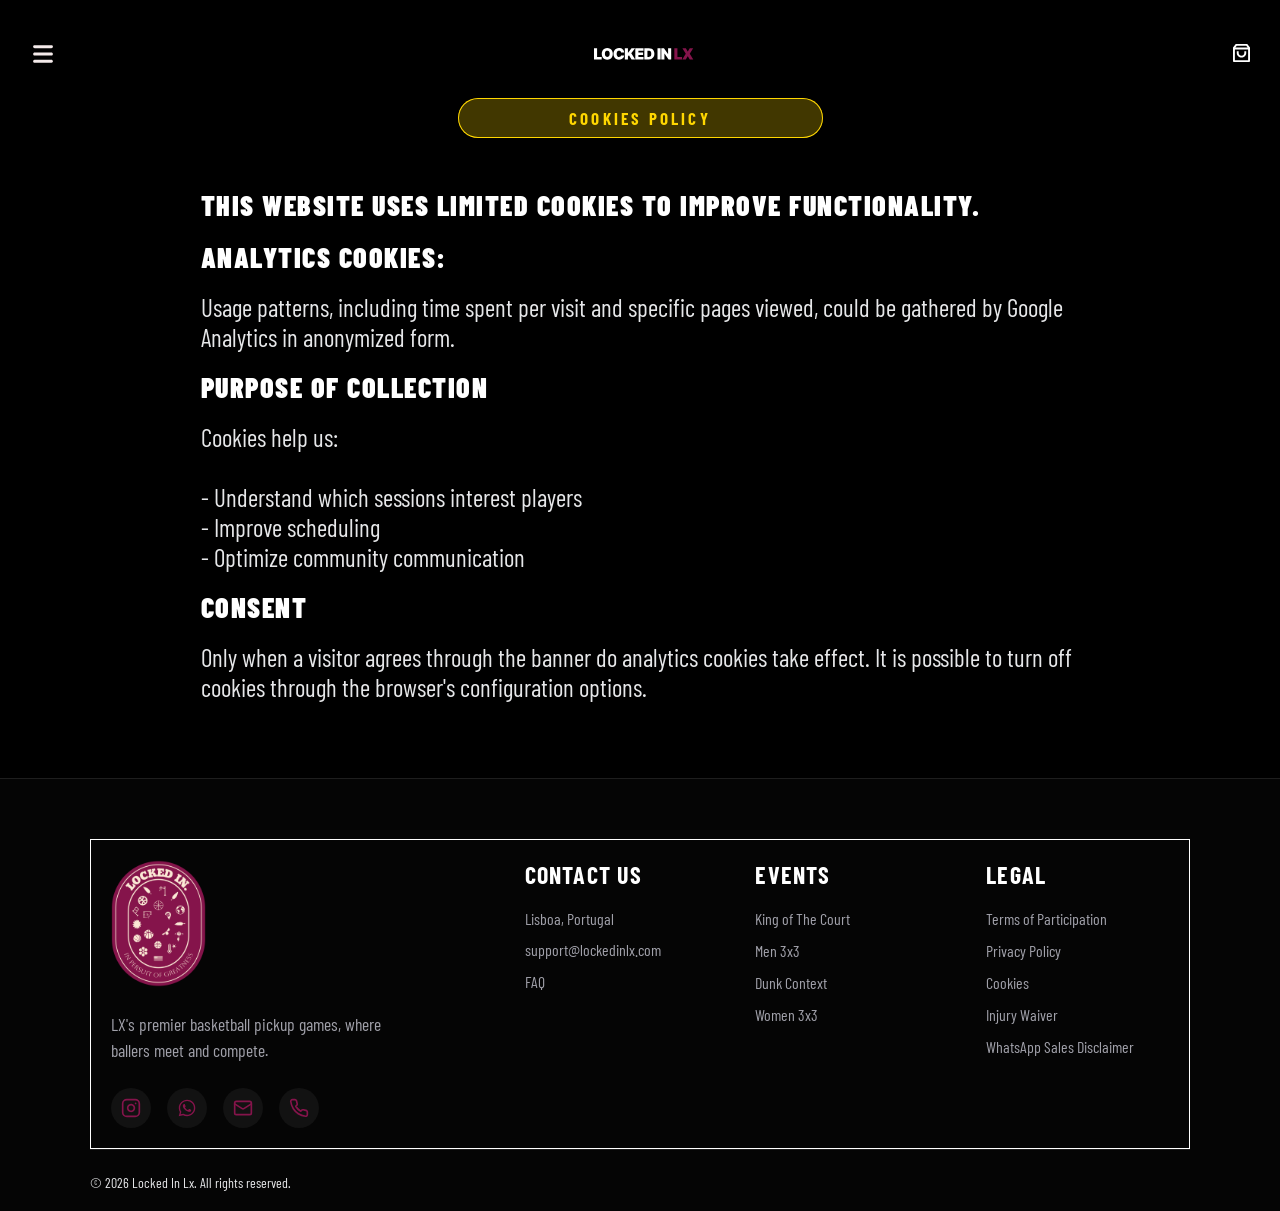
<file: cookies.html>
<!DOCTYPE html>
<html lang="en">
<head>
    <meta charset="UTF-8">
    <meta name="viewport" content="width=device-width, initial-scale=1.0">
    
    <title>Privacy Policy | Locked In Lx Basketball Runs</title>
    <meta name="description" content="Read the Locked In Lx Privacy Policy. Learn how we collect, protect, and use your information when you book basketball runs and join our community in Lisbon.">
    <meta name="keywords" content="privacy policy, data protection, Locked In Lx, basketball community Lisbon, user data, secure booking">
    <meta name="robots" content="index, follow">
    
    <meta property="og:type" content="website">
    <meta property="og:url" content="https://www.lockedinlx.com/privacy-policy">
    <meta property="og:site_name" content="Locked In Lx">
    <meta property="og:title" content="Privacy Policy | Locked In Lx Basketball">
    <meta property="og:description" content="Read the Locked In Lx Privacy Policy. Learn how we collect, protect, and use your information when you book basketball runs and join our community in Lisbon.">
    <meta property="og:image" content="https://images.unsplash.com/photo-1546519638-68e109498ffc?q=80&w=2690&auto=format&fit=crop">
    
    <meta name="twitter:card" content="summary">
    <meta name="twitter:url" content="https://www.lockedinlx.com/privacy-policy">
    <meta name="twitter:title" content="Privacy Policy | Locked In Lx">
    <meta name="twitter:description" content="Read our Privacy Policy to understand how we protect your information while playing with Locked In Lx.">
    <meta name="twitter:image" content="https://images.unsplash.com/photo-1546519638-68e109498ffc?q=80&w=2690&auto=format&fit=crop">

    <meta name="geo.region" content="PT-11">
    <meta name="geo.placename" content="Lisbon">
    <meta name="geo.position" content="38.7223;-9.1393">
    <meta name="ICBM" content="38.7223, -9.1393">

    <meta name="theme-color" content="#FFFFFF">
    <meta name="msapplication-TileColor" content="#000000">
    <meta name="msapplication-TileImage" content="/ms-icon-144x144.png">
    <meta name="apple-mobile-web-app-title" content="Locked In Lx">
    <meta name="HandheldFriendly" content="True">
    
    <meta name="rating" content="General">
    <meta name="coverage" content="Worldwide">
    <meta name="category" content="Sports">
    <meta name="language" content="EN">
    <meta name="target" content="all">
    
    <link rel="canonical" href="https://www.lockedinlx.com/privacy-policy">
    <link rel="icon" type="image/png" href="assets/icons/favicon-96x96.png" sizes="96x96">
    <link rel="icon" type="image/svg+xml" href="assets/icons/favicon.svg">
    <link rel="shortcut icon" href="assets/icons/favicon.ico">
    <link rel="apple-touch-icon" sizes="180x180" href="/apple-touch-icon.png">
    <link rel="manifest" href="/site.webmanifest">
    
    <link rel="stylesheet" href="css/style.css">
    <link rel="stylesheet" href="css/fonts.css">
    <link rel="stylesheet" href="css/responsive.css">
    <link rel="stylesheet" href="css/footer.css">
    <link rel="stylesheet" href="https://cdnjs.cloudflare.com/ajax/libs/font-awesome/6.3.0/css/all.min.css">
    <link rel="preconnect" href="https://fonts.googleapis.com">
    <link rel="preconnect" href="https://fonts.gstatic.com" crossorigin>
    <link rel="stylesheet" href="https://fonts.googleapis.com/icon?family=Material+Icons">
</head>

<body>
<header id="main-header">
    <button class="menu-trigger" id="menu-open" aria-label="Open Menu">
        <img src="assets/icons/menu.svg" alt="">
    </button>

    <a href="index.html" class="logo-link">
        <img src="assets/icons/locked_in_small.svg" alt="Locked In Logo">
    </a>

    <a href="/store" class="store-link">
        <img src="assets/icons/store.svg" alt="Store">
    </a>
</header>

<nav id="side-menu" class="nav-overlay">
    <button id="menu-close" class="close-btn">&times;</button>
    <div class="nav-links">
        <a href="index.html" target="_self" class="barlow-condensed-black"> HOME </a>
        <a href="merch.html" target="_self" class="barlow-condensed-black"> SHOP </a>
        <a href="https://chat.whatsapp.com/CyUq9WWLAnG3ighTghfdYV" target="_blank" > COMMUNITY CHAT  </a>
    </div>
</nav>
<br>
<div class="legal_heading_container">
    <h2 class="barlow-condensed-bold"> COOKIES POLICY </h2>
</div>

<section class="legal_container">
    <article id="legal_container_child">
        <h3 class="barlow-condensed-black" > This website uses limited cookies to improve functionality.  </h3> <br>
        
        <h3 class="barlow-condensed-black" > Analytics Cookies: </h3> <br> 
        <p class="barlow-condensed-regular">
            Usage patterns, including time spent per visit and specific pages viewed, 
            could be gathered by Google Analytics in anonymized form.
        </p>
        <br><h3 class="barlow-condensed-black" > Purpose of collection </h3> <br> 
        <p class="barlow-condensed-regular"> 
            Cookies help us: <br>
            <br> - Understand which sessions interest players
            <br> - Improve scheduling
            <br> - Optimize community communication

        </p> <br>
        <h3 class="barlow-condensed-black" > Consent </h3> <br> 
        <p class="barlow-condensed-regular"> 
            Only when a visitor agrees through the banner do analytics cookies take effect.
            It is possible to turn off cookies through the browser's configuration options.
        </p> <br>
        

    </article>
</section>

<br> <footer id="lx-main-footer" class="lx-footer">
    <div class="lx-footer-content">
        
        <div class="footer-brand-col">
            <img src="assets/icons/color-logo.png" alt="Locked In LX Logo" class="footer-logo">
            <p class="barlow-condensed-regular footer-tagline">
                LX's premier basketball pickup games, where ballers meet and compete.
            </p>
            <div class="footer-socials">
                <a href="#" class="social-icon-link"><img src="assets/icons/instagram-footer.svg" alt="Instagram"></a>
                <a href="#" class="social-icon-link"><img src="assets/icons/whatsap-footer.svg" alt="WhatsApp"></a>
                <a href="#" class="social-icon-link"><img src="assets/icons/email-footer.svg" alt="Email"></a>
                <a href="#" class="social-icon-link"><img src="assets/icons/phone.svg" alt="Phone"></a>
            </div>
        </div>

        <div class="footer-links-col">
            <h3 class="barlow-condensed-bold footer-heading">CONTACT US</h3>
            <ul class="footer-link-list">
                <li class="barlow-condensed-regular text-muted">Lisboa, Portugal</li>
                <li><a href="mailto:support@lockedinlx.com" class="barlow-condensed-regular">support@lockedinlx.com</a></li>
                <li><a href="#" class="barlow-condensed-regular">FAQ</a></li>
            </ul>
        </div>

        <div class="footer-links-col">
            <h3 class="barlow-condensed-bold footer-heading"> EVENTS </h3>
            <ul class="footer-link-list">
                <li><a href="#" class="barlow-condensed-regular"> King of The Court</a></li>
                <li><a href="#" class="barlow-condensed-regular"> Men 3x3 </a></li>
                <li><a href="#"class="barlow-condensed-regular"> Dunk Context </a></li>
                <li><a href="#" class="barlow-condensed-regular"> Women 3x3 </a></li>
            </ul>
        </div>

        <div class="footer-links-col">
            <h3 class="barlow-condensed-bold footer-heading">LEGAL</h3>
            <ul class="footer-link-list">
                <li><a href="terms_of_participation.html" class="barlow-condensed-regular">Terms of Participation</a></li>
                <li><a href="privacy_policy.html" class="barlow-condensed-regular">Privacy Policy</a></li>
                <li><a href="cookies.html" class="barlow-condensed-regular">Cookies</a></li>
                <li><a href="injury_waiver.html" class="barlow-condensed-regular">Injury Waiver</a></li>
                <li><a href="whatsap_merchandise_disclaimer.html" class="barlow-condensed-regular">WhatsApp Sales Disclaimer</a></li>
            </ul>
        </div>
    </div>

    <div class="lx-footer-bottom">
        <p class="barlow-condensed-regular">© 2026 Locked In Lx. All rights reserved.</p>
    </div>
</footer>

    <script src="https://cdn.lordicon.com/lordicon.js" defer></script>
    <script src="javascript/scroll_detection_menu.js" defer></script>
</body>
</file>
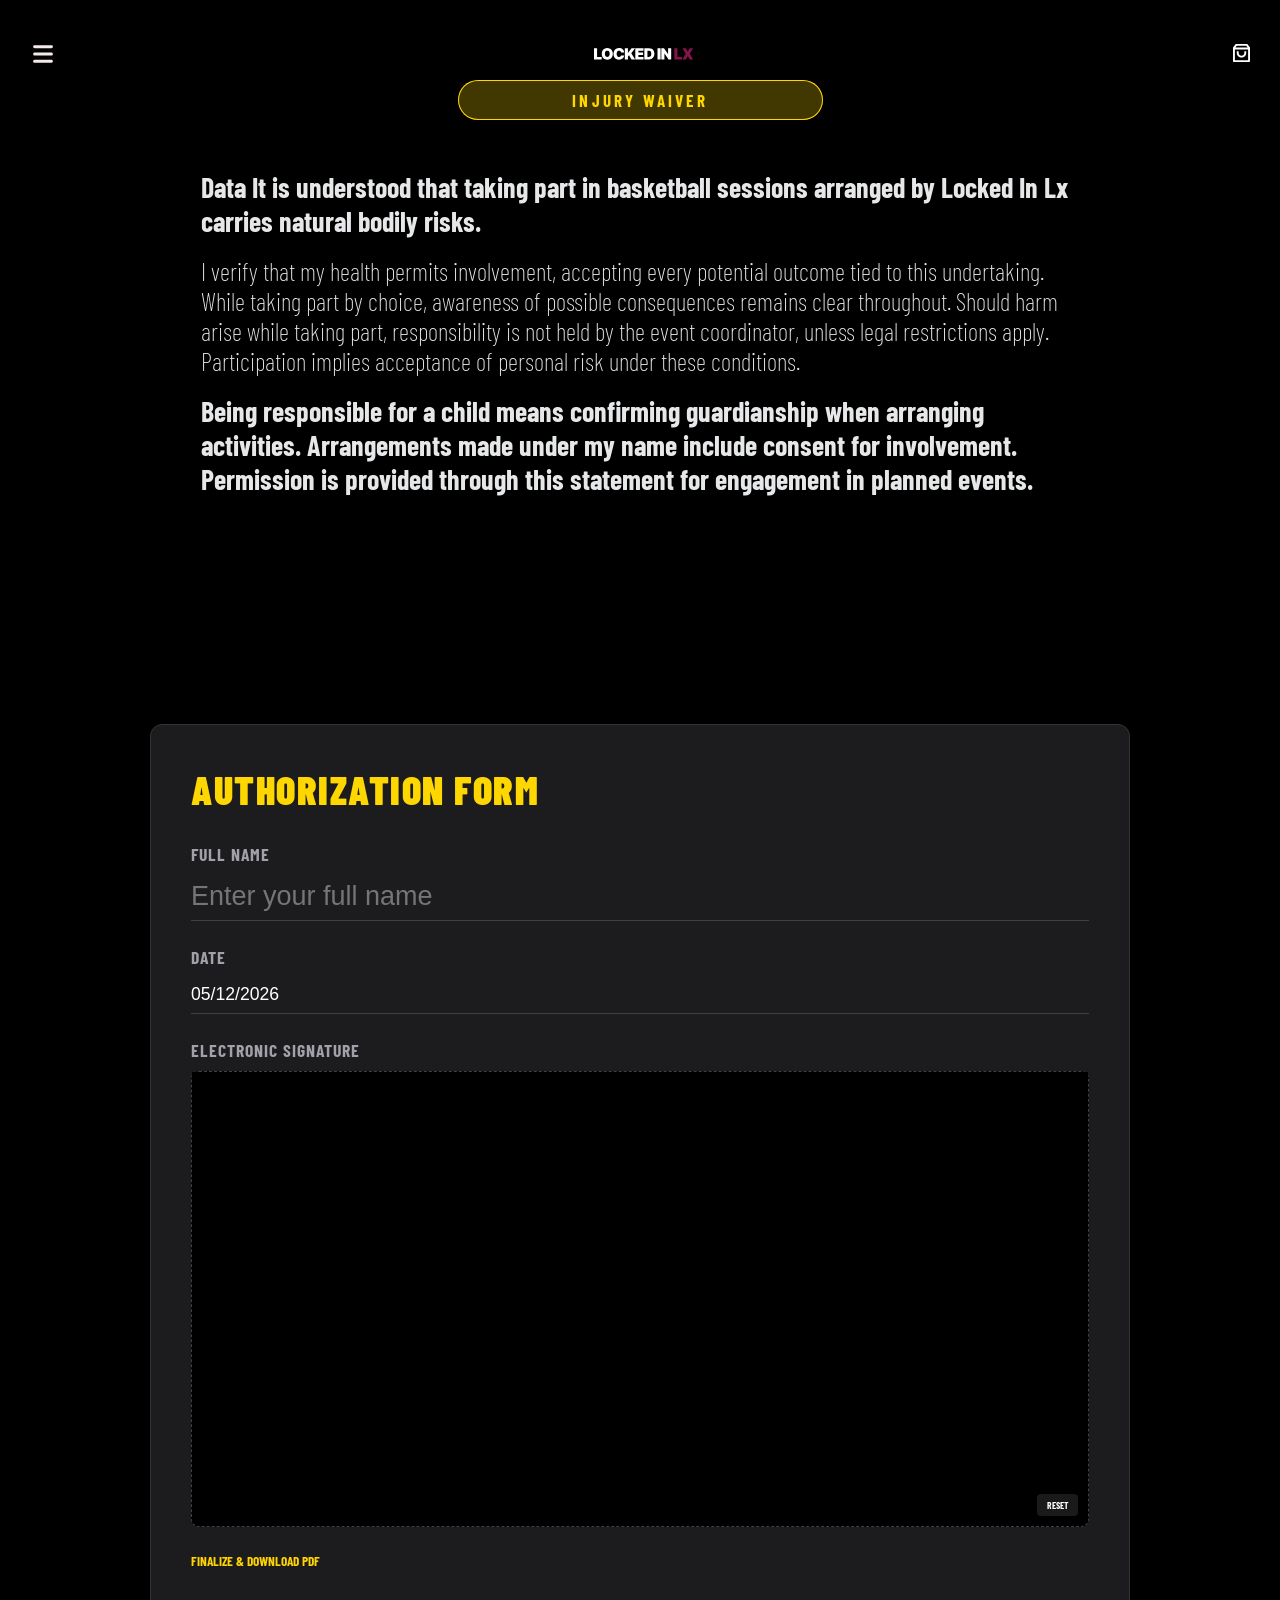
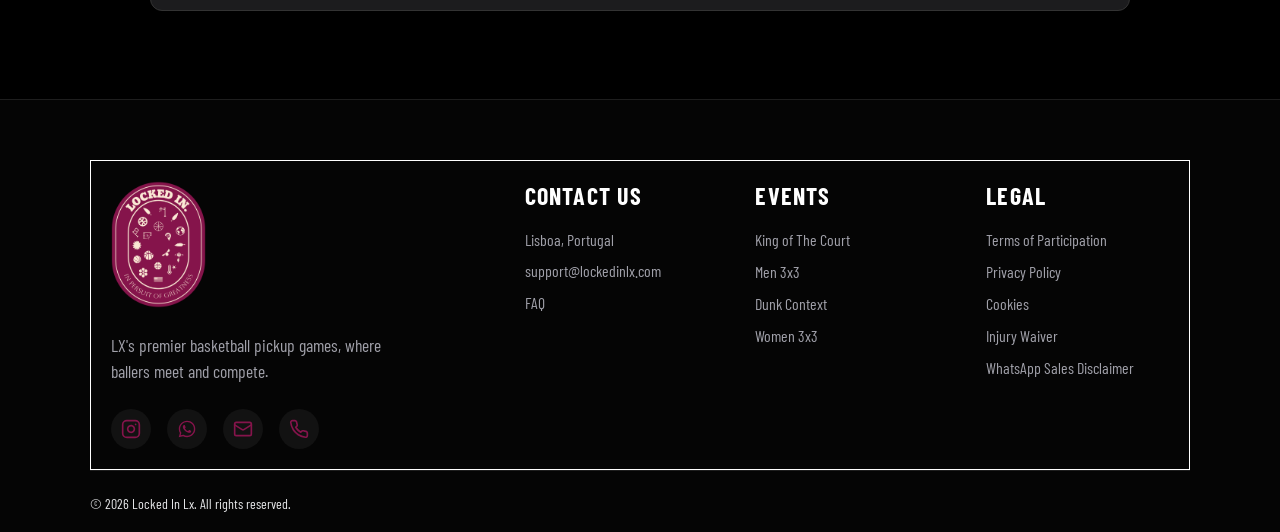
<file: injury_waiver.html>
<!DOCTYPE html>
<html lang="en">
<head>
    <meta charset="UTF-8">
    <meta name="viewport" content="width=device-width, initial-scale=1.0, maximum-scale=1.0">
    <meta name="theme-color" content="#FFFFF">
    <meta name="msapplication-TileColor" content="#">
    <meta name="msapplication-TileImage" content="/ms-icon-144x144.png">
    <meta name="description" content="He">
    <meta name="robots" content="index, follow">
    <meta property="og:type" content="website" />    
    <meta property="og:description" content="Explore various sections including appointments, articles, and about me on our homepage, designed to guide you through your coaching journey." />
    <meta property="og:image" content="" />  <!-- pendinged image for the og:image meta tag -->
    <meta property="og:url" content="https://www.lockedinlx.com" />
    <meta property="og:site_name" content="lockedinlx" />
    <meta name="og:latitude" content="38.7223">
    <meta name="og:locality" content="Lisbon">
    <meta name="og:region" content="Lisbon">
    <meta name="og:country-name" content="Portugal">   
    <meta name="HandheldFriendly" content="True">
    <meta name="og:type" content="coaching"/>
    <meta name="keywords" content="basketball, hooper, book, schedule, merchandise, elite pro, tank top, compression shorts, training, tournaments">
    <meta name="rating" content="General">
    <meta name="coverage" content="Worldwide">
    <meta name="category" content="Sports">
    <meta name="language" content="EN">
    <meta name="target" content="all">
    <link rel="canonical" href="https://www.lockedinlx.com" />
    <link rel="icon" type="assets//icons/" href="assets/icons/favicon-96x96.png" sizes="96x96" />
    <link rel="icon" type="image/svg+xml" href="assets/icons/favicon.svg" />
    <link rel="shortcut icon" href="assets/icons/favicon.ico" />
    <link rel="apple-touch-icon" sizes="180x180" href="/apple-touch-icon.png"/>
    <meta name="apple-mobile-web-app-title" content="LI"/>
    <link rel="manifest" href="/site.webmanifest"/>
    <link rel="stylesheet" href="css/style.css">
    <link rel="stylesheet" href="css/fonts.css">
    <link rel="stylesheet" href="css/injudy-waiver.css">
    <link rel="stylesheet" href="css/responsive.css">
    <link rel="stylesheet" href="css/footer.css">
    <link rel="stylesheet" href="https://cdnjs.cloudflare.com/ajax/libs/font-awesome/6.3.0/css/all.min.css">
    <link rel="preconnect" rel="stylesheet" href="https://fonts.googleapis.com/icon?family=Material+Icons">
    <title> Injury Waiver </title>
</head>

<body>
<header id="main-header">
    <button class="menu-trigger" id="menu-open" aria-label="Open Menu">
        <img src="assets/icons/menu.svg" alt="">
    </button>

    <a href="index.html" class="logo-link">
        <img src="assets/icons/locked_in_small.svg" alt="Locked In Logo">
    </a>

    <a href="/store" class="store-link">
        <img src="assets/icons/store.svg" alt="Store">
    </a>
</header>

<nav id="side-menu" class="nav-overlay">
    <button id="menu-close" class="close-btn">&times;</button>
    <div class="nav-links">
        <a href="index.html" target="_self" class="barlow-condensed-black"> HOME </a>
        <a href="merch.html" target="_self" class="barlow-condensed-black"> SHOP  </a>
        <a href="https://chat.whatsapp.com/CyUq9WWLAnG3ighTghfdYV" target="_blank" > COMMMUNITY CHAT  </a>
    </div>
</nav>
<div class="legal_heading_container">
    <h2 class="barlow-condensed-bold"> INJURY WAIVER </h2>
</div>

<section class="legal_container">
    <article id="legal_container_child">
        <h3 class="barlow-condensed-bold" > Data It is understood that taking part in basketball sessions arranged by Locked In Lx carries natural bodily risks.</h3> <br>
        <p class="barlow-condensed-extralight"> 
            I verify that my health permits involvement, accepting every potential outcome tied to 
            this undertaking. While taking part by choice, awareness of possible 
            consequences remains clear throughout.
            Should harm arise while taking part, responsibility is not held by the event coordinator, 
            unless legal restrictions apply. Participation implies acceptance of personal 
            risk under these conditions.
</p> <br>

<h3 class="barlow-condensed-bold">
    Being responsible for a child means confirming guardianship when arranging activities. 
    Arrangements made under my name include consent for involvement. Permission is provided through 
    this statement for engagement in planned events.
</h3> <br>
    </article>
</section>

<div class="auth-container">
    <h3 class="barlow-condensed-black auth-title"> AUTHORIZATION FORM </h3>
    
    <div class="input-group">
        <label class="barlow-condensed-bold" >FULL NAME</label>
        <input type="text" id="auth-name"  class="auth-input" placeholder="Enter your full name">
    </div>

    <div class="input-group">
        <label class="barlow-condensed-bold" >DATE</label>
        <input type="text" id="auth-date"  class="auth-input" readonly>
    </div>

    <div class="input-group">
        <label class="barlow-condensed-bold" >ELECTRONIC SIGNATURE</label>
        <div class="signature-wrapper">
            <canvas id="signature-pad"></canvas>
            <button id="clear-signature" class="btn-secondary barlow-condensed-bold" >RESET</button>
        </div>
    </div>

    <button id="generate-pdf" class="whatsapp_btn barlow-condensed-bold" style="color:#ffd400;">
        FINALIZE & DOWNLOAD PDF
    </button>
</div> 

<br><footer id="lx-main-footer" class="lx-footer">
    <div class="lx-footer-content">
        
        <div class="footer-brand-col">
            <img src="assets/icons/color-logo.png" alt="Locked In LX Logo" class="footer-logo">
            <p class="barlow-condensed-regular footer-tagline">
                LX's premier basketball pickup games, where ballers meet and compete.
            </p>
            <div class="footer-socials">
                <a href="#" class="social-icon-link"><img src="assets/icons/instagram-footer.svg" alt="Instagram"></a>
                <a href="#" class="social-icon-link"><img src="assets/icons/whatsap-footer.svg" alt="WhatsApp"></a>
                <a href="#" class="social-icon-link"><img src="assets/icons/email-footer.svg" alt="Email"></a>
                <a href="#" class="social-icon-link"><img src="assets/icons/phone.svg" alt="Phone"></a>
            </div>
        </div>

        <div class="footer-links-col">
            <h3 class="barlow-condensed-bold footer-heading">CONTACT US</h3>
            <ul class="footer-link-list">
                <li class="barlow-condensed-regular text-muted">Lisboa, Portugal</li>
                <li><a href="mailto:support@lockedinlx.com" class="barlow-condensed-regular">support@lockedinlx.com</a></li>
                <li><a href="#" class="barlow-condensed-regular">FAQ</a></li>
            </ul>
        </div>

        <div class="footer-links-col">
            <h3 class="barlow-condensed-bold footer-heading"> EVENTS </h3>
            <ul class="footer-link-list">
                <li><a href="#" class="barlow-condensed-regular"> King of The Court</a></li>
                <li><a href="#" class="barlow-condensed-regular"> Men 3x3 </a></li>
                <li><a href="#" class="barlow-condensed-regular"> Dunk Context </a></li>
                <li><a href="#" class="barlow-condensed-regular"> Women 3x3 </a></li>
            </ul>
        </div>

        <div class="footer-links-col">
            <h3 class="barlow-condensed-bold footer-heading">LEGAL</h3>
            <ul class="footer-link-list">
                <li><a href="terms_of_participation.html" class="barlow-condensed-regular">Terms of Participation</a></li>
                <li><a href="privacy_policy.html" class="barlow-condensed-regular">Privacy Policy</a></li>
                <li><a href="cookies.html" class="barlow-condensed-regular">Cookies</a></li>
                <li><a href="injury_waiver.html" class="barlow-condensed-regular">Injury Waiver</a></li>
                <li><a href="whatsap_merchandise_disclaimer.html" class="barlow-condensed-regular">WhatsApp Sales Disclaimer</a></li>
            </ul>
        </div>
    </div>

    <div class="lx-footer-bottom">
        <p class="barlow-condensed-regular">© 2026 Locked In Lx. All rights reserved.</p>
    </div>
</footer>


    <script src="https://cdn.lordicon.com/lordicon.js" defer></script>
    <script src="javascript/scroll_detection_menu.js" defer></script>
    <script src="javascript/injury-waiver.js" defer></script>
<script async src="https://www.googletagmanager.com/gtag/js?id=G-Q80DNK1HPN"></script>
<script>
    window.dataLayer = window.dataLayer || [];
    function gtag(){dataLayer.push(arguments);}
    gtag('js', new Date());

    gtag('config', 'G-Q80DNK1HPN');
</script>
</body> 
</html>
</file>
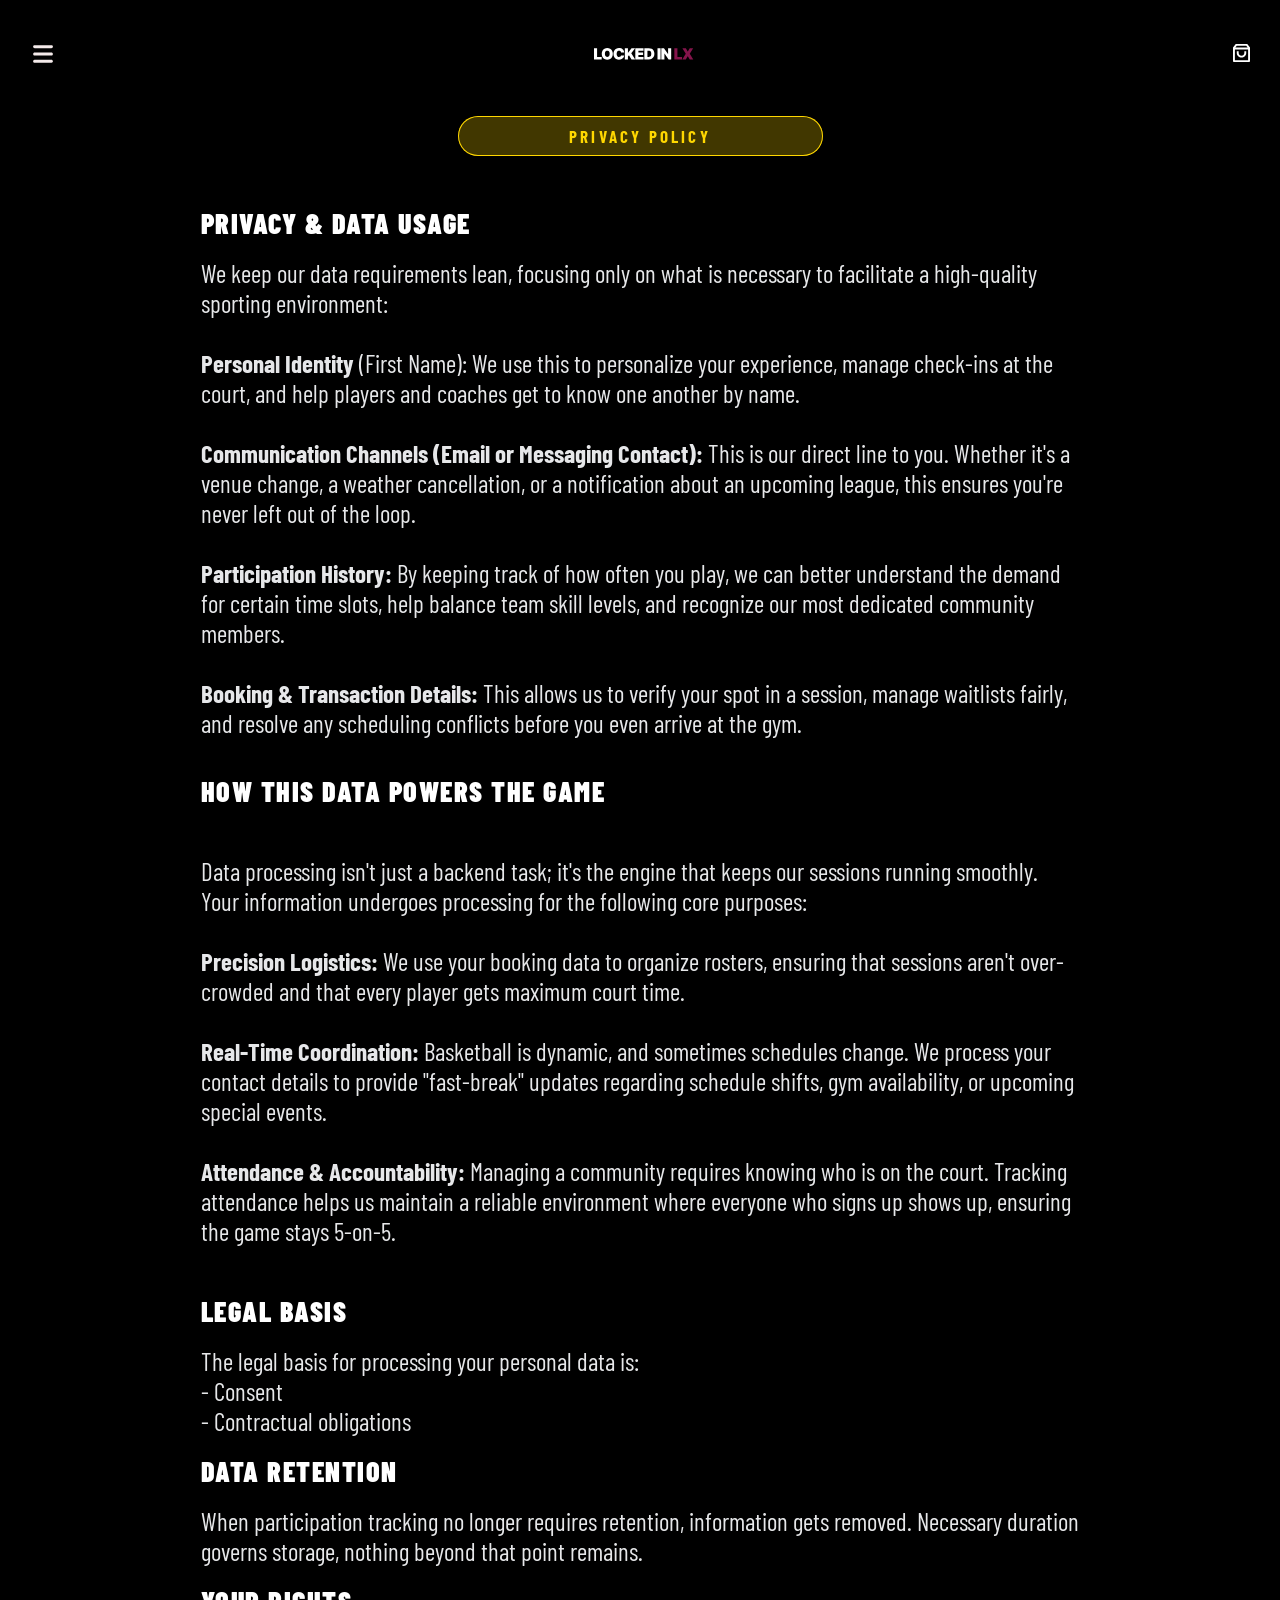
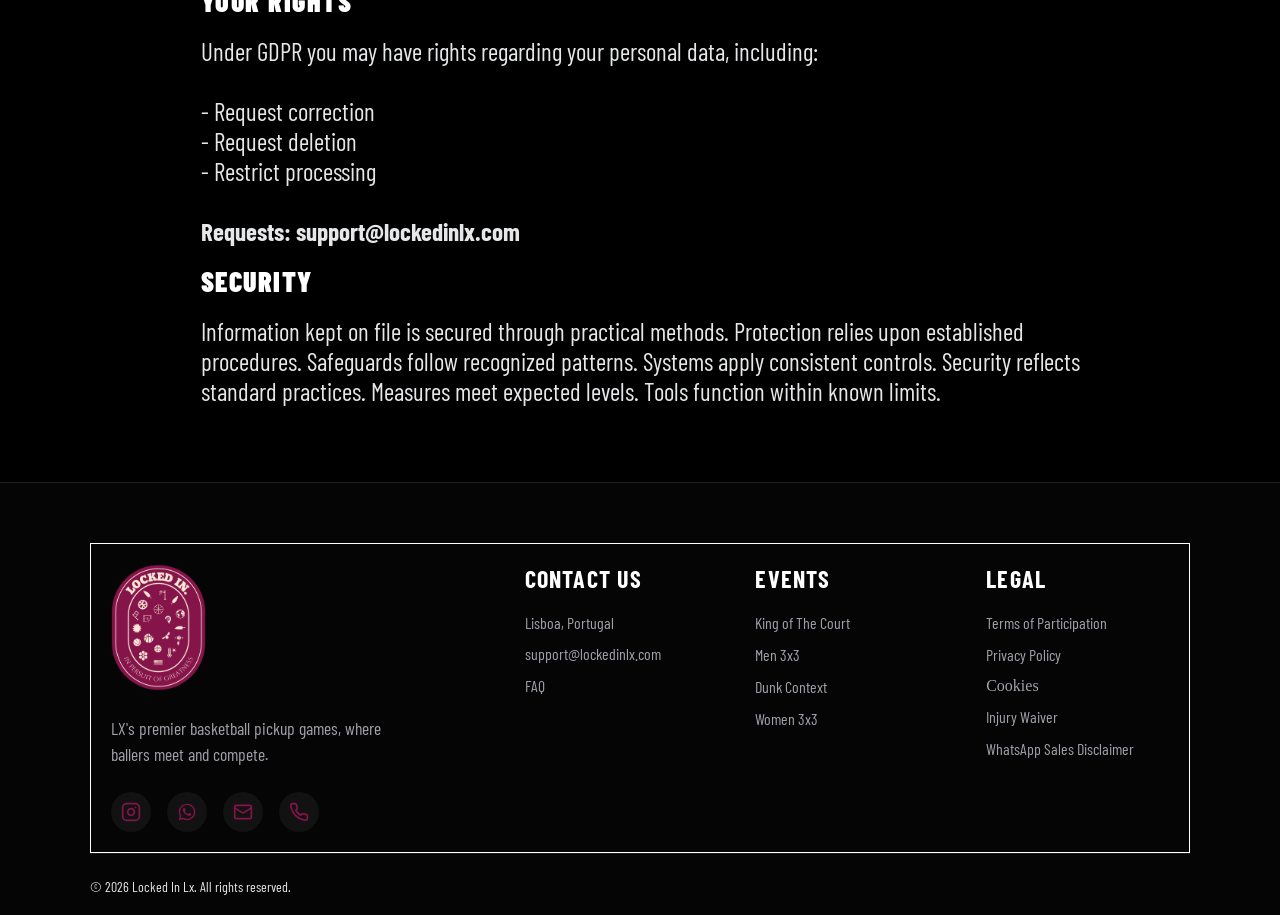
<file: privacy_policy.html>
<!DOCTYPE html>
<html lang="en">
<head>
    <meta charset="UTF-8">
    <meta name="viewport" content="width=device-width, initial-scale=1.0">
    
    <title>Privacy Policy | Locked In Lx Basketball Runs</title>
    <meta name="description" content="Read the Locked In Lx Privacy Policy. Learn how we collect, protect, and use your information when you book basketball runs and join our community in Lisbon.">
    <meta name="keywords" content="privacy policy, data protection, Locked In Lx, basketball community Lisbon, user data, secure booking">
    <meta name="robots" content="index, follow">
    
    <meta property="og:type" content="website">
    <meta property="og:url" content="https://www.lockedinlx.com/privacy-policy">
    <meta property="og:site_name" content="Locked In Lx">
    <meta property="og:title" content="Privacy Policy | Locked In Lx Basketball">
    <meta property="og:description" content="Read the Locked In Lx Privacy Policy. Learn how we collect, protect, and use your information when you book basketball runs and join our community in Lisbon.">
    <meta property="og:image" content="https://images.unsplash.com/photo-1546519638-68e109498ffc?q=80&w=2690&auto=format&fit=crop">
    
    <meta name="twitter:card" content="summary">
    <meta name="twitter:url" content="https://www.lockedinlx.com/privacy-policy">
    <meta name="twitter:title" content="Privacy Policy | Locked In Lx">
    <meta name="twitter:description" content="Read our Privacy Policy to understand how we protect your information while playing with Locked In Lx.">
    <meta name="twitter:image" content="https://images.unsplash.com/photo-1546519638-68e109498ffc?q=80&w=2690&auto=format&fit=crop">

    <meta name="geo.region" content="PT-11">
    <meta name="geo.placename" content="Lisbon">
    <meta name="geo.position" content="38.7223;-9.1393">
    <meta name="ICBM" content="38.7223, -9.1393">

    <meta name="theme-color" content="#FFFFFF">
    <meta name="msapplication-TileColor" content="#000000">
    <meta name="msapplication-TileImage" content="/ms-icon-144x144.png">
    <meta name="apple-mobile-web-app-title" content="Locked In Lx">
    <meta name="HandheldFriendly" content="True">
    
    <meta name="rating" content="General">
    <meta name="coverage" content="Worldwide">
    <meta name="category" content="Sports">
    <meta name="language" content="EN">
    <meta name="target" content="all">
    
    <link rel="canonical" href="https://www.lockedinlx.com/privacy-policy">
    <link rel="icon" type="image/png" href="assets/icons/favicon-96x96.png" sizes="96x96">
    <link rel="icon" type="image/svg+xml" href="assets/icons/favicon.svg">
    <link rel="shortcut icon" href="assets/icons/favicon.ico">
    <link rel="apple-touch-icon" sizes="180x180" href="/apple-touch-icon.png">
    <link rel="manifest" href="/site.webmanifest">
    
    <link rel="stylesheet" href="css/style.css">
    <link rel="stylesheet" href="css/fonts.css">
    <link rel="stylesheet" href="css/responsive.css">
    <link rel="stylesheet" href="css/footer.css">
    <link rel="stylesheet" href="https://cdnjs.cloudflare.com/ajax/libs/font-awesome/6.3.0/css/all.min.css">
    <link rel="preconnect" href="https://fonts.googleapis.com">
    <link rel="preconnect" href="https://fonts.gstatic.com" crossorigin>
    <link rel="stylesheet" href="https://fonts.googleapis.com/icon?family=Material+Icons">
</head>

<body>
<header id="main-header">
    <button class="menu-trigger" id="menu-open" aria-label="Open Menu">
        <img src="assets/icons/menu.svg" alt="">
    </button>

    <a href="index.html" class="logo-link">
        <img src="assets/icons/locked_in_small.svg" alt="Locked In Logo">
    </a>

    <a href="/store" class="store-link">
        <img src="assets/icons/store.svg" alt="Store">
    </a>
</header>

<nav id="side-menu" class="nav-overlay">
    <button id="menu-close" class="close-btn">&times;</button>
    <div class="nav-links">
        <a href="index.html" target="_self" class="barlow-condensed-black"> HOME </a>
        <a href="merch.html" target="_self" class="barlow-condensed-black"> SHOP  </a>
        <a href="https://chat.whatsapp.com/CyUq9WWLAnG3ighTghfdYV" target="_blank" > COMMMUNITY CHAT  </a>
    </div>
</nav>
<br> <br>
<div class="legal_heading_container">
    <h2 class="barlow-condensed-bold"> PRIVACY POLICY </h2>
</div>

<section class="legal_container">
    <article id="legal_container_child">        
        <h3 class="barlow-condensed-black" > PRIVACY & DATA USAGE </h3> <br> 
        <p class="barlow-condensed-regular"> 
        We keep our data requirements lean, focusing only on what is necessary to facilitate a high-quality sporting environment: <br> 
        <br><strong>  Personal Identity </strong> (First Name): We use this to personalize your experience, manage check-ins at the court, and help players and coaches get to know one another by name.

        <br>  <br> <strong>Communication Channels (Email or Messaging Contact):</strong> This is our direct line to you. 
        Whether it's a venue change, a weather cancellation, or a notification about an upcoming league, this ensures you're never left out of the loop.

        <br>  <br><strong> Participation History:</strong> By keeping track of how often you play, we can better understand the demand for certain time slots, 
        help balance team skill levels, and recognize our most dedicated community members.

       <br> <br> <strong> Booking & Transaction Details: </strong>This allows us to verify your spot in a session, manage waitlists fairly, and resolve any 
        scheduling conflicts before you even arrive at the gym.
        </p> <br> 


        <br><h3 class="barlow-condensed-black" > How This Data Powers the Game </h3> <br> 
        <p class="barlow-condensed-regular"> 
        <br> Data processing isn't just a backend task; it's the engine that keeps our sessions running smoothly. 
        Your information undergoes processing for the following core purposes: <br> <br>
            <strong>Precision Logistics:</strong> We use your booking data to organize rosters, ensuring that sessions aren't over-crowded and that every player gets maximum court time. <br> <br>
            
            <strong>Real-Time Coordination:</strong> Basketball is dynamic, and sometimes schedules change. 
            We process your contact details to provide "fast-break" updates regarding schedule shifts, gym availability, 
            or upcoming special events. <br> <br>

            <strong>Attendance & Accountability:</strong> Managing a community requires knowing who is on the court. 
            Tracking attendance helps us maintain a reliable environment where everyone who signs up shows up, 
            ensuring the game stays 5-on-5. <br> <br>
        </p> <br>
        <h3 class="barlow-condensed-black" > legal basis </h3> <br> 
        <p class="barlow-condensed-regular"> 
            The legal basis for processing your personal data is: <br>
            - Consent <br>
            - Contractual obligations <br>
        </p> <br>
        <h3 class="barlow-condensed-black" > Data Retention </h3> <br>
        <p class="barlow-condensed-regular">
            When participation tracking no longer requires retention, information gets removed. Necessary duration governs storage, nothing beyond that point remains.
        </p> <br>
        <h3 class="barlow-condensed-black" > Your Rights </h3> <br>
        <p class="barlow-condensed-regular">
            Under GDPR you may have rights regarding your personal data, including: <br> <br>
            - Request correction <br>
            - Request deletion <br>
            - Restrict processing <br> <br>
            <strong> Requests: support@lockedinlx.com </strong>
        </p> <br> 

        <h3 class="barlow-condensed-black">Security</h3> <br>
        <p class="barlow-condensed-regular">
            Information kept on file is secured through practical methods. Protection relies upon 
            established procedures. Safeguards follow recognized patterns. Systems apply consistent controls. 
            Security reflects standard practices. Measures meet expected levels. Tools function within known limits.
        </p>

    </article>
</section>

<br> <br> <footer id="lx-main-footer" class="lx-footer">
    <div class="lx-footer-content">
        
        <div class="footer-brand-col">
            <img src="assets/icons/color-logo.png" alt="Locked In LX Logo" class="footer-logo">
            <p class="barlow-condensed-regular footer-tagline">
                LX's premier basketball pickup games, where ballers meet and compete.
            </p>
            <div class="footer-socials">
                <a href="#" class="social-icon-link"><img src="assets/icons/instagram-footer.svg" alt="Instagram"></a>
                <a href="#" class="social-icon-link"><img src="assets/icons/whatsap-footer.svg" alt="WhatsApp"></a>
                <a href="#" class="social-icon-link"><img src="assets/icons/email-footer.svg" alt="Email"></a>
                <a href="#" class="social-icon-link"><img src="assets/icons/phone.svg" alt="Phone"></a>
            </div>
        </div>

        <div class="footer-links-col">
            <h3 class="barlow-condensed-bold footer-heading">CONTACT US</h3>
            <ul class="footer-link-list">
                <li class="barlow-condensed-regular text-muted">Lisboa, Portugal</li>
                <li><a href="mailto:support@lockedinlx.com" class="barlow-condensed-regular">support@lockedinlx.com</a></li>
                <li><a href="#" class="barlow-condensed-regular">FAQ</a></li>
            </ul>
        </div>

        <div class="footer-links-col">
            <h3 class="barlow-condensed-bold footer-heading"> EVENTS </h3>
            <ul class="footer-link-list">
                <li><a href="terms_of_participation.html" class="barlow-condensed-regular"> King of The Court</a></li>
                <li><a href="privacy_policy.html" class="barlow-condensed-regular"> Men 3x3 </a></li>
                <li><a href="cookies.html" class="barlow-condensed-regular"> Dunk Context </a></li>
                <li><a href="whatsapp_sales_disclaimer.html" class="barlow-condensed-regular"> Women 3x3 </a></li>
            </ul>
        </div>

        <div class="footer-links-col">
            <h3 class="barlow-condensed-bold footer-heading">LEGAL</h3>
            <ul class="footer-link-list">
                <li><a href="terms_of_participation.html" class="barlow-condensed-regular">Terms of Participation</a></li>
                <li><a href="privacy_policy.html" class="barlow-condensed-regular">Privacy Policy</a></li>
                <li><a href="cookies.html" class="barlow-condensed-regularer">Cookies</a></li>
                <li><a href="injury_waiver.html" class="barlow-condensed-regular">Injury Waiver</a></li>
                <li><a href="whatsap_merchandise_disclaimer.html" class="barlow-condensed-regular">WhatsApp Sales Disclaimer</a></li>
            </ul>
        </div>
    </div>

    <div class="lx-footer-bottom">
        <p class="barlow-condensed-regular">© 2026 Locked In Lx. All rights reserved.</p>
    </div>
</footer>

    <script src="https://cdn.lordicon.com/lordicon.js" defer></script>
    <script src="javascript/scroll_detection_menu.js" defer></script>
</body>
</file>
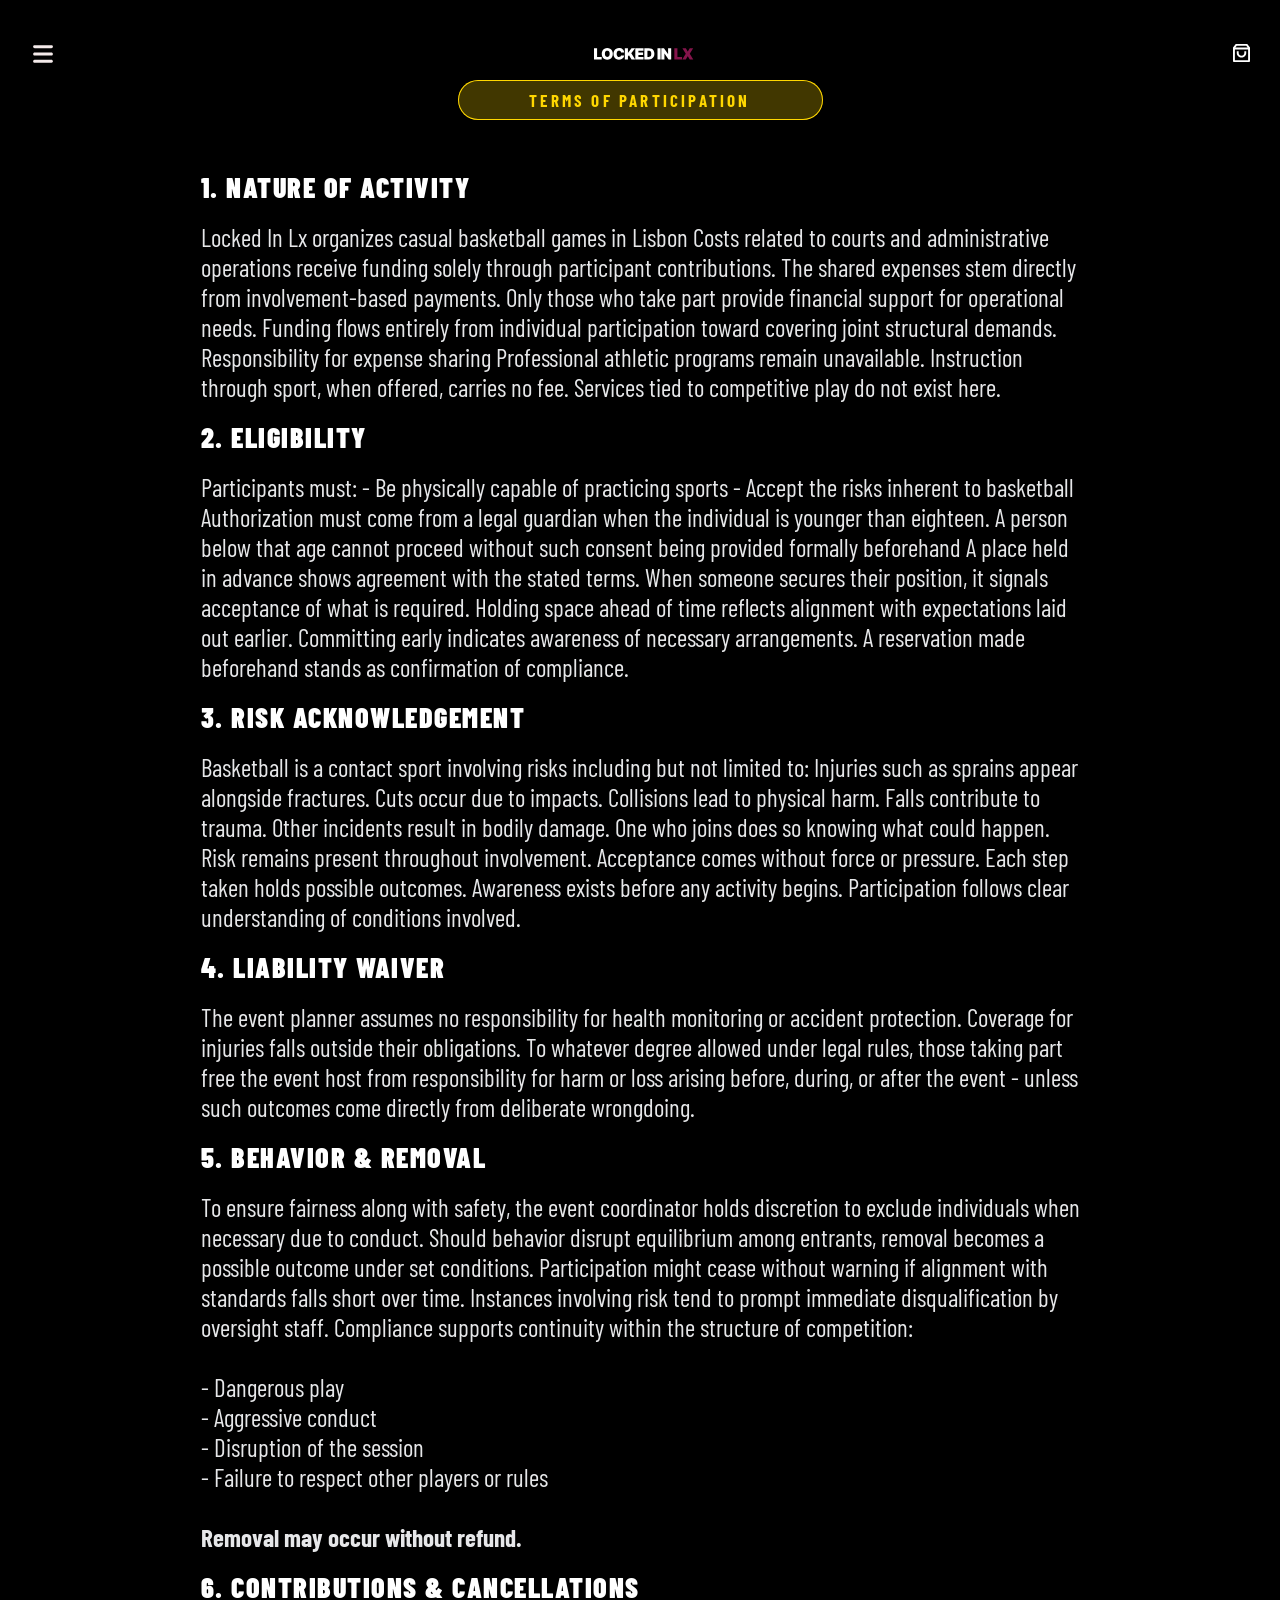
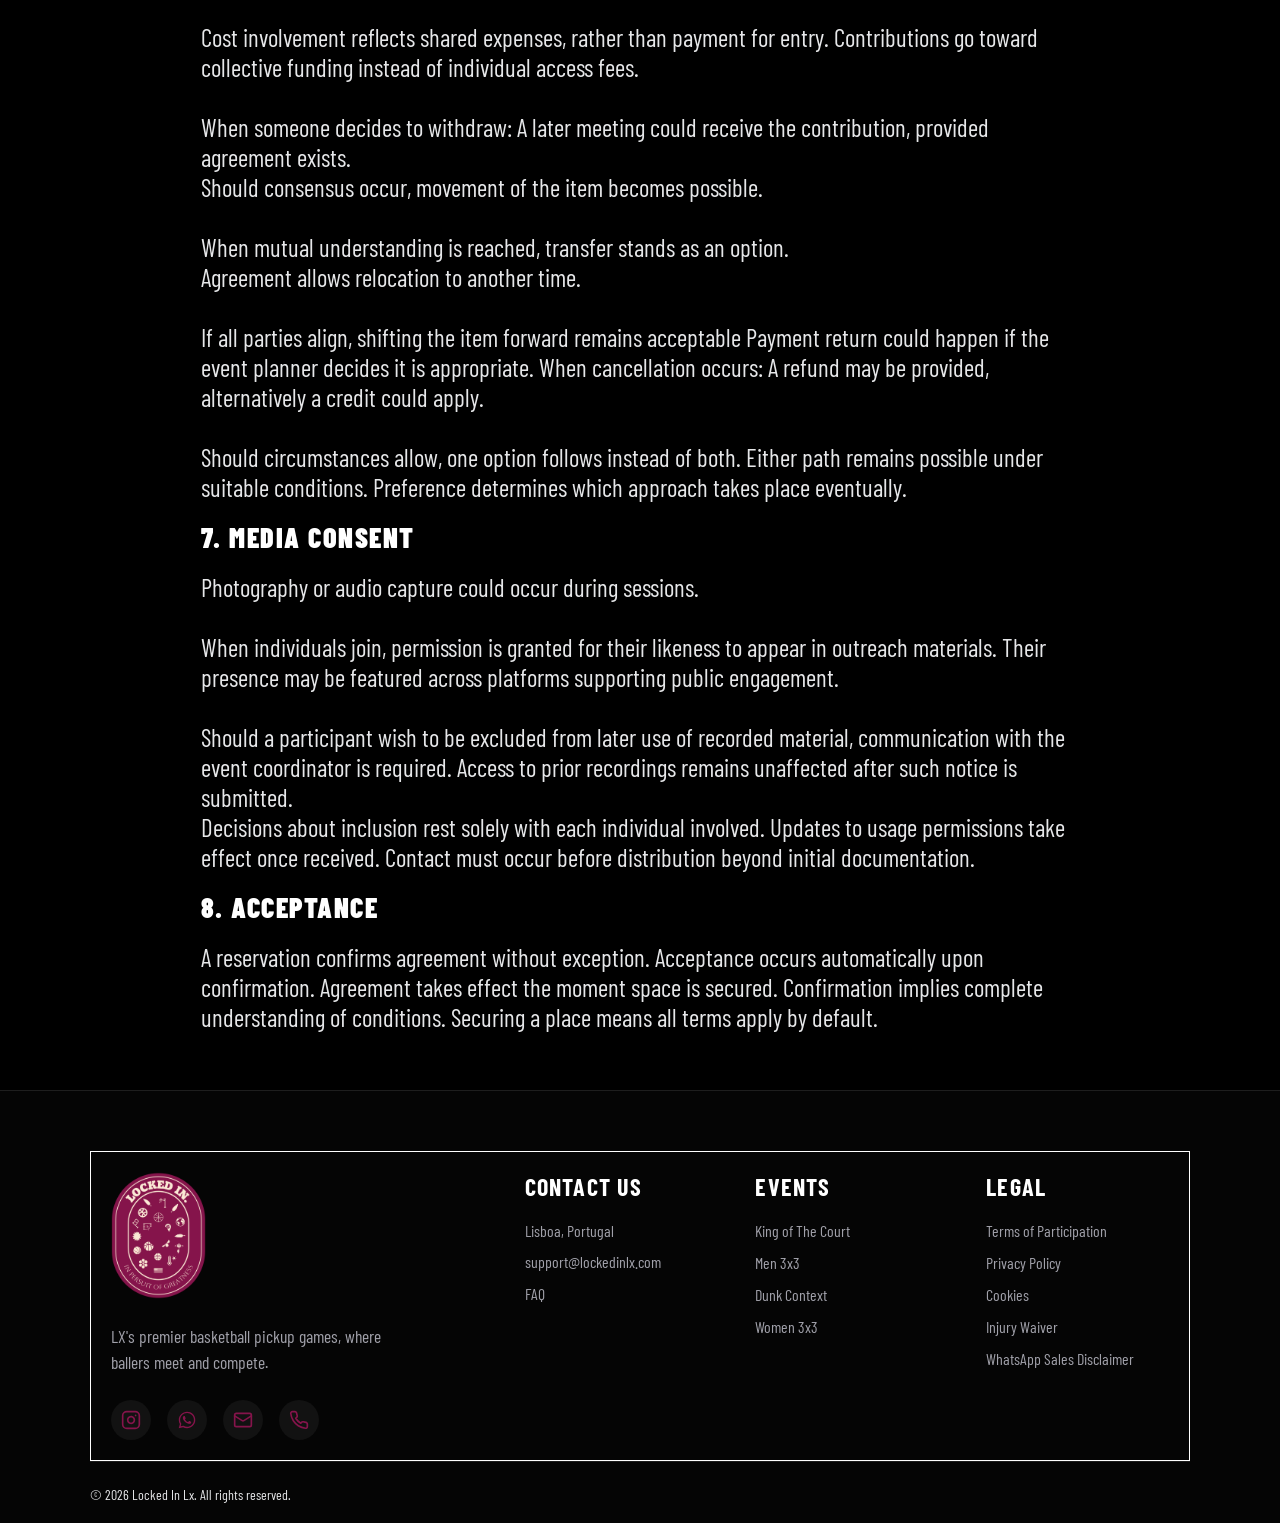
<file: terms_of_participation.html>
<!DOCTYPE html>
<html lang="en">
<head>
    <meta charset="UTF-8">
    <meta name="viewport" content="width=device-width, initial-scale=1.0">
    
    <title>Terms of Participation | Locked In Lx Basketball Runs</title>
    <meta name="description" content="Review the official Terms of Participation for Locked In Lx. Understanding our community rules, liability waivers, and court etiquette ensures a competitive and safe environment for all Lisbon hoopers.">
    <meta name="keywords" content="basketball terms, participation rules, Lisbon basketball community, liability waiver, Locked In Lx, court rules">
    <meta name="robots" content="index, follow">
    
    <meta property="og:type" content="website">
    <meta property="og:url" content="https://www.lockedinlx.com/terms-of-participation">
    <meta property="og:site_name" content="Locked In Lx">
    <meta property="og:title" content="Terms of Participation | Locked In Lx Basketball">
    <meta property="og:description" content="Review our community rules and participation requirements. Stay Locked In, play fair, and respect the run.">
    <meta property="og:image" content="https://images.unsplash.com/photo-1546519638-68e109498ffc?q=80&w=2690&auto=format&fit=crop">
    
    <meta name="twitter:card" content="summary">
    <meta name="twitter:url" content="https://www.lockedinlx.com/terms-of-participation">
    <meta name="twitter:title" content="Terms of Participation | Locked In Lx">
    <meta name="twitter:description" content="Review our community rules and participation requirements. Stay Locked In, play fair, and respect the run.">
    <meta name="twitter:image" content="https://images.unsplash.com/photo-1546519638-68e109498ffc?q=80&w=2690&auto=format&fit=crop">

    <meta name="geo.region" content="PT-11">
    <meta name="geo.placename" content="Lisbon">
    <meta name="geo.position" content="38.7223;-9.1393">
    <meta name="ICBM" content="38.7223, -9.1393">

    <meta name="theme-color" content="#FFFFFF">
    <meta name="msapplication-TileColor" content="#000000">
    <meta name="msapplication-TileImage" content="/ms-icon-144x144.png">
    <meta name="apple-mobile-web-app-title" content="Locked In Lx">
    <meta name="HandheldFriendly" content="True">
    
    <meta name="rating" content="General">
    <meta name="coverage" content="Worldwide">
    <meta name="category" content="Sports">
    <meta name="language" content="EN">
    <meta name="target" content="all">
    
    <link rel="canonical" href="https://www.lockedinlx.com/terms-of-participation">
    <link rel="icon" type="image/png" href="assets/icons/favicon-96x96.png" sizes="96x96">
    <link rel="icon" type="image/svg+xml" href="assets/icons/favicon.svg">
    <link rel="shortcut icon" href="assets/icons/favicon.ico">
    <link rel="apple-touch-icon" sizes="180x180" href="/apple-touch-icon.png">
    <link rel="manifest" href="/site.webmanifest">
    
    <link rel="stylesheet" href="css/style.css">
    <link rel="stylesheet" href="css/responsive.css">
    <link rel="stylesheet" href="css/footer.css">
    <link rel="stylesheet" href="css/fonts.css">
    <link rel="stylesheet" href="https://cdnjs.cloudflare.com/ajax/libs/font-awesome/6.3.0/css/all.min.css">
    <link rel="preconnect" href="https://fonts.googleapis.com">
    <link rel="preconnect" href="https://fonts.gstatic.com" crossorigin>
    <link rel="stylesheet" href="https://fonts.googleapis.com/icon?family=Material+Icons">
</head>

<body>
<header id="main-header">
    <button class="menu-trigger" id="menu-open" aria-label="Open Menu">
        <img src="assets/icons/menu.svg" alt="">
    </button>

    <a href="index.html" class="logo-link">
        <img src="assets/icons/locked_in_small.svg" alt="Locked In Logo">
    </a>

    <a href="/store" class="store-link">
        <img src="assets/icons/store.svg" alt="Store">
    </a>
</header>

<nav id="side-menu" class="nav-overlay">
    <button id="menu-close" class="close-btn">&times;</button>
    <div class="nav-links">
        <a href="index.html" target="_self" class="barlow-condensed-black"> HOME </a>
        <a href="merch.html" target="_self" class="barlow-condensed-black"> SHOP  </a>
        <a href="https://chat.whatsapp.com/CyUq9WWLAnG3ighTghfdYV" target="_blank" > COMMMUNITY CHAT  </a>
    </div>
</nav>

<div class="legal_heading_container">
    <h2 class="barlow-condensed-bold"> TERMS OF PARTICIPATION </h2>
</div>

<section class="legal_container">
    <article id="legal_container_child">
        <h3 class="barlow-condensed-black" > 1. Nature of Activity </h3> <br>
        <p class="barlow-condensed-regular ipad-text"> 
        Locked In Lx organizes casual basketball games in Lisbon
        Costs related to courts and administrative operations receive funding solely through 
        participant contributions. The shared expenses stem directly from involvement-based payments. 
        Only those who take part provide financial support for operational needs. Funding flows entirely from 
        individual participation toward covering joint structural demands. Responsibility for expense sharing 
        Professional athletic programs remain unavailable. Instruction through sport, when offered, carries no fee. 
        Services tied to competitive play do not exist here.
</p> <br>
        
        <h3 class="barlow-condensed-black" > 2. Eligibility </h3> <br> 
        <p class="barlow-condensed-regular"> 
            Participants must:
            - Be physically capable of practicing sports
            - Accept the risks inherent to basketball
            Authorization must come from a legal guardian when the individual is younger than eighteen. 
            A person below that age cannot proceed without such consent being provided formally beforehand
            A place held in advance shows agreement with the stated terms. When someone secures their position, 
            it signals acceptance of what is required. Holding space ahead of time reflects alignment with expectations laid out earlier. 
            Committing early indicates awareness of necessary arrangements. A reservation made beforehand stands as confirmation of compliance.

        </p> <br>
        <h3 class="barlow-condensed-black" > 3. Risk Acknowledgement
 </h3> <br> 
        <p class="barlow-condensed-regular ipad-text"> 
            Basketball is a contact sport involving risks including but not limited to:
            Injuries such as sprains appear alongside fractures. Cuts occur due to impacts. 
            Collisions lead to physical harm. Falls contribute to trauma. Other incidents result in bodily damage.
            One who joins does so knowing what could happen. Risk remains present throughout involvement. 
            Acceptance comes without force or pressure. Each step taken holds possible outcomes. 
            Awareness exists before any activity begins. Participation follows clear understanding of conditions involved.

        </p> <br>
        <h3 class="barlow-condensed-black" > 4. Liability Waiver </h3> <br> 
        <p class="barlow-condensed-regular"> 
            The event planner assumes no responsibility for health monitoring or accident protection. 
            Coverage for injuries falls outside their obligations.
            To whatever degree allowed under legal rules, those taking part free the event host from responsibility for harm or loss 
            arising before, during, or after the event - unless such outcomes come directly from deliberate wrongdoing.

        </p> <br>
        <h3 class="barlow-condensed-black" > 5. Behavior & Removal </h3> <br>
        <p class="barlow-condensed-regular">
            To ensure fairness along with safety, the event coordinator holds discretion to exclude 
            individuals when necessary due to conduct. Should behavior disrupt equilibrium among entrants, 
            removal becomes a possible outcome under set conditions. Participation might cease without warning 
            if alignment with standards falls short over time. Instances involving risk tend to prompt immediate 
            disqualification by oversight staff. Compliance supports continuity within the structure of competition: <br> <br>
            - Dangerous play <br>
            - Aggressive conduct <br>
            - Disruption of the session <br>
            - Failure to respect other players or rules <br> <br>
            <strong>Removal may occur without refund.</strong>

        </p> <br>
        <h3 class="barlow-condensed-black" > 6. Contributions & Cancellations </h3> <br>
        <p class="barlow-condensed-regular">
        Cost involvement reflects shared expenses, rather than payment for entry. Contributions go toward collective funding instead of individual access fees. <br> <br>

        When someone decides to withdraw:
        A later meeting could receive the contribution, provided agreement exists. <br>
        Should consensus occur, movement of the item becomes possible. <br> <br>
        When mutual understanding is reached, transfer stands as an option.  <br>

        Agreement allows relocation to another time. <br> <br> If all parties align, shifting the item forward remains acceptable
        Payment return could happen if the event planner decides it is appropriate.

        When cancellation occurs:
        A refund may be provided, alternatively a credit could apply. <br> <br> Should circumstances allow, one option follows instead of both. Either path remains possible 
        under suitable conditions. Preference determines which approach takes place eventually.


        </p> <br> 

        <h3 class="barlow-condensed-black"> 7. Media Consent </h3> <br>
        <p class="barlow-condensed-regular">
        Photography or audio capture could occur during sessions. <br>

      <br>  When individuals join, permission is granted for their likeness to appear in outreach materials. 
        Their presence may be featured across platforms supporting public engagement. <br>

        <br>
        Should a participant wish to be excluded from later use of recorded material, 
        communication with the event coordinator is required. Access to prior recordings remains 
        unaffected after such notice is submitted. <br> Decisions about inclusion rest solely with each 
        individual involved. Updates to usage permissions take effect once received. Contact must occur 
        before distribution beyond initial documentation.

        </p>

            <br>  <h3 class="barlow-condensed-black"> 8. Acceptance </h3> <br>
        <p class="barlow-condensed-regular">
            A reservation confirms agreement without exception. Acceptance occurs automatically upon confirmation. 
            Agreement takes effect the moment space is secured. Confirmation implies complete understanding of 
            conditions. Securing a place means all terms apply by default.
        </p>

    </article>
</section>

<br>
<footer id="lx-main-footer" class="lx-footer">
    <div class="lx-footer-content">
        
        <div class="footer-brand-col">
            <img src="assets/icons/color-logo.png" alt="Locked In LX Logo" class="footer-logo">
            <p class="barlow-condensed-regular footer-tagline">
                LX's premier basketball pickup games, where ballers meet and compete.
            </p>
            <div class="footer-socials">
                <a href="#" class="social-icon-link"><img src="assets/icons/instagram-footer.svg" alt="Instagram"></a>
                <a href="#" class="social-icon-link"><img src="assets/icons/whatsap-footer.svg" alt="WhatsApp"></a>
                <a href="#" class="social-icon-link"><img src="assets/icons/email-footer.svg" alt="Email"></a>
                <a href="#" class="social-icon-link"><img src="assets/icons/phone.svg" alt="Phone"></a>
            </div>
        </div>

        <div class="footer-links-col">
            <h3 class="barlow-condensed-bold footer-heading">CONTACT US</h3>
            <ul class="footer-link-list">
                <li class="barlow-condensed-regular text-muted">Lisboa, Portugal</li>
                <li><a href="mailto:support@lockedinlx.com" class="barlow-condensed-regular">support@lockedinlx.com</a></li>
                <li><a href="#" class="barlow-condensed-regular">FAQ</a></li>
            </ul>
        </div>

        <div class="footer-links-col">
            <h3 class="barlow-condensed-bold footer-heading"> EVENTS </h3>
            <ul class="footer-link-list">
                <li><a href="#" class="barlow-condensed-regular"> King of The Court</a></li>
                <li><a href="#" class="barlow-condensed-regular"> Men 3x3 </a></li>
                <li><a href="#" class="barlow-condensed-regular"> Dunk Context </a></li>
                <li><a href="#" class="barlow-condensed-regular"> Women 3x3 </a></li>
            </ul>
        </div>

        <div class="footer-links-col">
            <h3 class="barlow-condensed-bold footer-heading">LEGAL</h3>
            <ul class="footer-link-list">
                <li><a href="terms_of_participation.html" class="barlow-condensed-regular">Terms of Participation</a></li>
                <li><a href="privacy_policy.html" class="barlow-condensed-regular">Privacy Policy</a></li>
                <li><a href="cookies.html" class="barlow-condensed-regular">Cookies</a></li>
                <li><a href="injury_waiver.html" class="barlow-condensed-regular">Injury Waiver</a></li>
                <li><a href="whatsap_merchandise_disclaimer.html" class="barlow-condensed-regular">WhatsApp Sales Disclaimer</a></li>
            </ul>
        </div>
    </div>

    <div class="lx-footer-bottom">
        <p class="barlow-condensed-regular">© 2026 Locked In Lx. All rights reserved.</p>
    </div>
</footer>

    <script src="https://cdn.lordicon.com/lordicon.js" defer></script>
    <script src="javascript/scroll_detection_menu.js" defer></script>
<script async src="https://www.googletagmanager.com/gtag/js?id=G-Q80DNK1HPN"></script>
<script>
    window.dataLayer = window.dataLayer || [];
    function gtag(){dataLayer.push(arguments);}
    gtag('js', new Date());

    gtag('config', 'G-Q80DNK1HPN');
</script>
</body> 
</html>
</file>
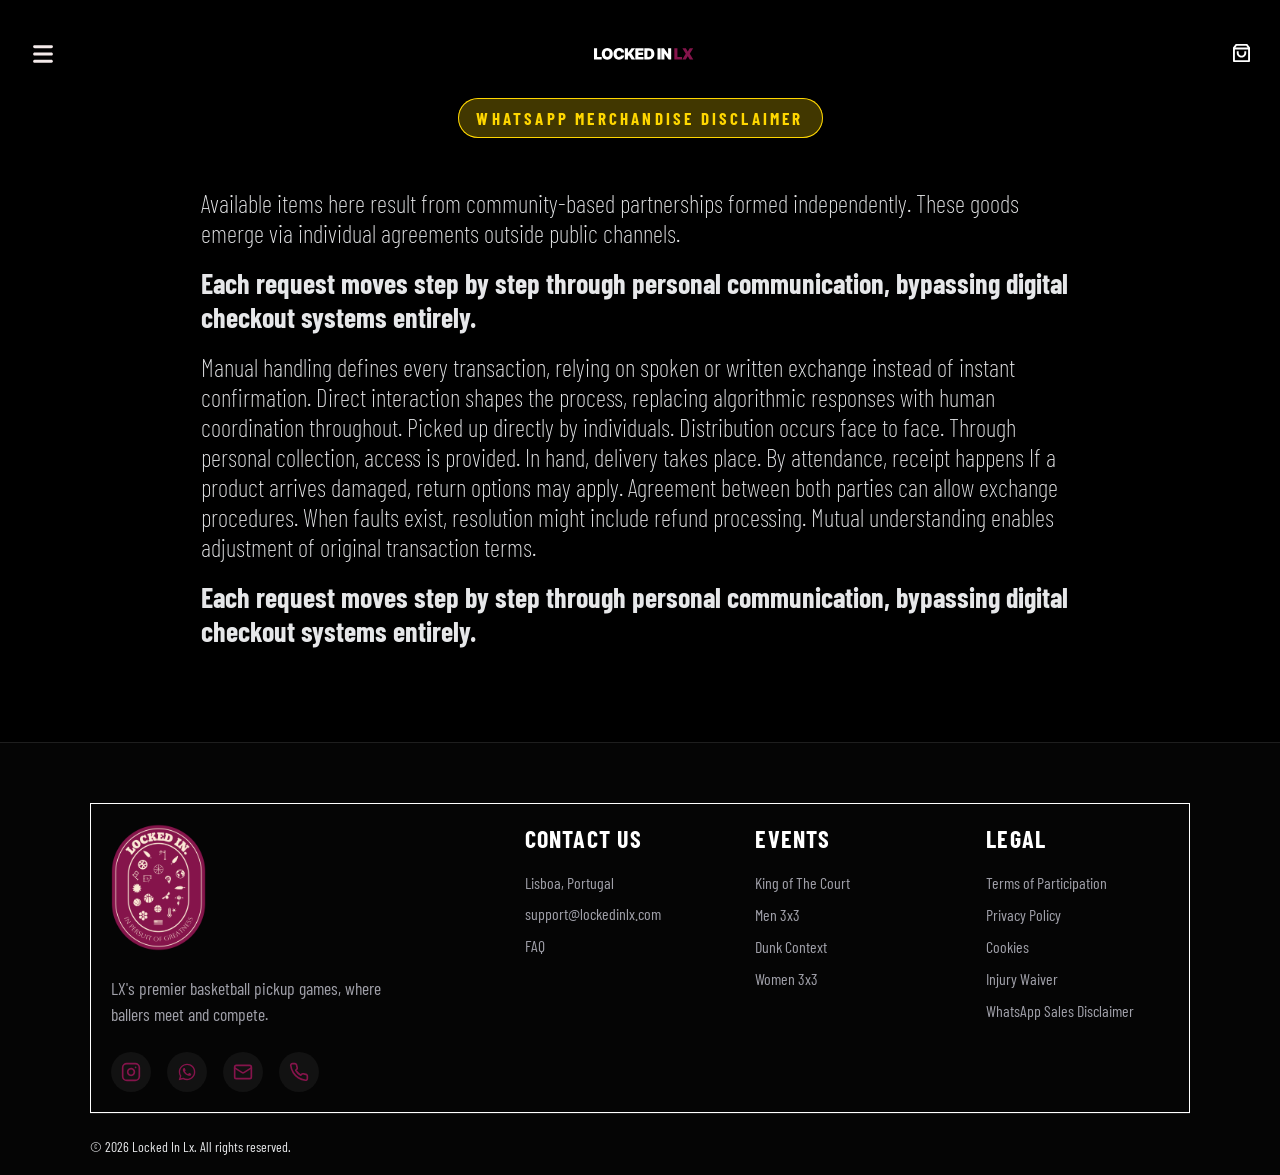
<file: whatsap_merchandise_disclaimer.html>
<!DOCTYPE html>
<html lang="en">
<head>
    <meta charset="UTF-8">
    <meta name="viewport" content="width=device-width, initial-scale=1.0">
    
    <title>Merchandise & WhatsApp Disclaimer | Locked In Lx</title>
    <meta name="description" content="Official disclaimer for Locked In Lx merchandise and WhatsApp communications. Review our policies on orders, returns, and secure community messaging for Lisbon basketball runs.">
    <meta name="keywords" content="merchandise disclaimer, WhatsApp policy, Locked In Lx, basketball gear Lisbon, hooper community, legal disclaimer">
    <meta name="robots" content="index, follow">
    
    <meta property="og:type" content="website">
    <meta property="og:url" content="https://www.lockedinlx.com/merchandise-disclaimer">
    <meta property="og:site_name" content="Locked In Lx">
    <meta property="og:title" content="Merchandise & WhatsApp Disclaimer | Locked In Lx">
    <meta property="og:description" content="Official disclaimer for Locked In Lx gear and community communications. Stay informed on our ordering and messaging policies.">
    <meta property="og:image" content="https://images.unsplash.com/photo-1546519638-68e109498ffc?q=80&w=2690&auto=format&fit=crop">
    
    <meta name="twitter:card" content="summary">
    <meta name="twitter:url" content="https://www.lockedinlx.com/merchandise-disclaimer">
    <meta name="twitter:title" content="Merchandise & WhatsApp Disclaimer | Locked In Lx">
    <meta name="twitter:description" content="Important information regarding gear orders and community WhatsApp groups.">
    <meta name="twitter:image" content="https://images.unsplash.com/photo-1546519638-68e109498ffc?q=80&w=2690&auto=format&fit=crop">

    <meta name="geo.region" content="PT-11">
    <meta name="geo.placename" content="Lisbon">
    <meta name="geo.position" content="38.7223;-9.1393">
    <meta name="ICBM" content="38.7223, -9.1393">

    <meta name="theme-color" content="#FFFFFF">
    <meta name="msapplication-TileColor" content="#000000">
    <meta name="msapplication-TileImage" content="/ms-icon-144x144.png">
    <meta name="apple-mobile-web-app-title" content="Locked In Lx">
    <meta name="HandheldFriendly" content="True">
    
    <meta name="rating" content="General">
    <meta name="coverage" content="Worldwide">
    <meta name="category" content="Sports">
    <meta name="language" content="EN">
    <meta name="target" content="all">
    
    <link rel="canonical" href="https://www.lockedinlx.com/merchandise-disclaimer">
    <link rel="icon" type="image/png" href="assets/icons/favicon-96x96.png" sizes="96x96">
    <link rel="icon" type="image/svg+xml" href="assets/icons/favicon.svg">
    <link rel="shortcut icon" href="assets/icons/favicon.ico">
    <link rel="apple-touch-icon" sizes="180x180" href="/apple-touch-icon.png">
    <link rel="manifest" href="/site.webmanifest">
    
    <link rel="stylesheet" href="css/style.css">
    <link rel="stylesheet" href="css/fonts.css">
    <link rel="stylesheet" href="css/injudy-waiver.css">
    <link rel="stylesheet" href="css/footer.css">
    <link rel="stylesheet" href="css/responsive.css">
    <link rel="stylesheet" href="https://cdnjs.cloudflare.com/ajax/libs/font-awesome/6.3.0/css/all.min.css">
    <link rel="preconnect" href="https://fonts.googleapis.com">
    <link rel="preconnect" href="https://fonts.gstatic.com" crossorigin>
    <link rel="stylesheet" href="https://fonts.googleapis.com/icon?family=Material+Icons">
</head>

<body>
<header id="main-header">
    <button class="menu-trigger" id="menu-open" aria-label="Open Menu">
        <img src="assets/icons/menu.svg" alt="">
    </button>

    <a href="index.html" class="logo-link">
        <img src="assets/icons/locked_in_small.svg" alt="Locked In Logo">
    </a>

    <a href="/store" class="store-link">
        <img src="assets/icons/store.svg" alt="Store">
    </a>
</header>

<nav id="side-menu" class="nav-overlay">
    <button id="menu-close" class="close-btn">&times;</button>
    <div class="nav-links">
        <a href="index.html" target="_self" class="barlow-condensed-black"> HOME </a>
        <a href="merch.html" target="_self" class="barlow-condensed-black"> SHOP  </a>
        <a href="https://chat.whatsapp.com/CyUq9WWLAnG3ighTghfdYV" target="_blank" > COMMMUNITY CHAT  </a>
    </div>
</nav>
<br>

<div class="legal_heading_container">
    <h2 class="barlow-condensed-bold"> WHATSAPP MERCHANDISE DISCLAIMER </h2>
</div>

<section class="legal_container">
    <article id="legal_container_child">
        <p class="barlow-condensed-extralight"> 
            Available items here result from community-based partnerships formed independently. 
            These goods emerge via individual agreements outside public channels.
</p> <br>

        
<h3 class="barlow-condensed-bold">
Each request moves step by step through personal communication, 
bypassing digital checkout systems entirely. 
</h3> <br>
        
<p class="barlow-condensed-extralight"> 
    Manual handling defines every transaction, relying on spoken or written exchange instead of instant confirmation. 
    Direct interaction shapes the process, replacing algorithmic responses with human coordination throughout.
    Picked up directly by individuals. Distribution occurs face to face. Through personal collection, access is provided. 
    In hand, delivery takes place. By attendance, receipt happens
    If a product arrives damaged, return options may apply. Agreement between 
    both parties can allow exchange procedures. When faults exist, resolution might include refund processing.
    Mutual understanding enables adjustment of original transaction terms.
</p> <br>

<h3 class="barlow-condensed-bold">
    Each request moves step by step through personal communication, 
    bypassing digital checkout systems entirely. 
</h3> <br>

    </article>
</section>


<br> <br><footer id="lx-main-footer" class="lx-footer">
    <div class="lx-footer-content">
        
        <div class="footer-brand-col">
            <img src="assets/icons/color-logo.png" alt="Locked In LX Logo" class="footer-logo">
            <p class="barlow-condensed-regular footer-tagline">
                LX's premier basketball pickup games, where ballers meet and compete.
            </p>
            <div class="footer-socials">
                <a href="#" class="social-icon-link"><img src="assets/icons/instagram-footer.svg" alt="Instagram"></a>
                <a href="#" class="social-icon-link"><img src="assets/icons/whatsap-footer.svg" alt="WhatsApp"></a>
                <a href="#" class="social-icon-link"><img src="assets/icons/email-footer.svg" alt="Email"></a>
                <a href="#" class="social-icon-link"><img src="assets/icons/phone.svg" alt="Phone"></a>
            </div>
        </div>

        <div class="footer-links-col">
            <h3 class="barlow-condensed-bold footer-heading">CONTACT US</h3>
            <ul class="footer-link-list">
                <li class="barlow-condensed-regular text-muted">Lisboa, Portugal</li>
                <li><a href="mailto:support@lockedinlx.com" class="barlow-condensed-regular">support@lockedinlx.com</a></li>
                <li><a href="#" class="barlow-condensed-regular">FAQ</a></li>
            </ul>
        </div>

        <div class="footer-links-col">
            <h3 class="barlow-condensed-bold footer-heading"> EVENTS </h3>
            <ul class="footer-link-list">
                <li><a href="#" class="barlow-condensed-regular"> King of The Court</a></li>
                <li><a href="#" class="barlow-condensed-regular"> Men 3x3 </a></li>
                <li><a href="#" class="barlow-condensed-regular"> Dunk Context </a></li>
                <li><a href="#" class="barlow-condensed-regular"> Women 3x3 </a></li>
            </ul>
        </div>

        <div class="footer-links-col">
            <h3 class="barlow-condensed-bold footer-heading">LEGAL</h3>
            <ul class="footer-link-list">
                <li><a href="terms_of_participation.html" class="barlow-condensed-regular">Terms of Participation</a></li>
                <li><a href="privacy_policy.html" class="barlow-condensed-regular">Privacy Policy</a></li>
                <li><a href="cookies.html" class="barlow-condensed-regular">Cookies</a></li>
                <li><a href="injury_waiver.html" class="barlow-condensed-regular">Injury Waiver</a></li>
                <li><a href="whatsap_merchandise_disclaimer.html" class="barlow-condensed-regular">WhatsApp Sales Disclaimer</a></li>
            </ul>
        </div>
    </div>

    <div class="lx-footer-bottom">
        <p class="barlow-condensed-regular">© 2026 Locked In Lx. All rights reserved.</p>
    </div>
</footer>

    <script src="https://cdn.lordicon.com/lordicon.js" defer></script>
    <script src="javascript/scroll_detection_menu.js" defer></script>
    <script src="javascript/injury-waiver.js" defer></script>
</body>
</file>
<file: css/style.css>
@charset "utf-8"; 
@import url('https://fonts.googleapis.com/css2?family=Barlow+Condensed:ital,wght@0,100;0,200;0,300;0,400;0,500;0,600;0,700;0,800;0,900;1,100;1,200;1,300;1,400;1,500;1,600;1,700;1,800;1,900&display=swap');
@import url('https://fonts.googleapis.com/css2?family=Inter:ital,opsz,wght@0,14..32,100..900;1,14..32,100..900&display=swap');
@import url('https://fonts.googleapis.com/css2?family=Roboto+Condensed:ital,wght@0,100..900;1,100..900&display=swap');
* { margin:0px; padding:0px; box-sizing:border-box;  }

/* .fbc-center-column stands for flexbox center column, it is a utility class that can be used to center content both horizontally and vertically in a column layout. */
/* .fbc-center-row stands for flexbox center row, it is a utility class that can be used to center content both horizontally and vertically in a row layout. */


:root  {  
        --white:#FFFFFF;
        --bright-yellow:#F5EDEA;
        --dark-yellow:#F0B556;
        --main-yellow:#FFD700;
        --header-height: 42px;
        --main-red:#EF4444;;
        --font-01:'Inter';
        --font-02:'Playfair Display';
        --font-03:'DM Sans';
        --m: 4rem;
        --header-height: 3.2rem;
        --first-color: #037486;
        --dark-color: #070D1F;
        --dark-color-alt: #282B3A;
        --white-color: #E6E7E9;
        --normal-font-size: 1rem;
        --small-font-size: .813rem;
        --glass-bg: rgba(0, 0, 0, 0.475); /* Deep black but translucent */
        --blur-strength: 12px;
        --z-fixed: 100;
}
body::-webkit-scrollbar { display: none; }

html,body { 
    margin: 0;
    padding: 0;
    overflow-y: scroll; 
    -webkit-overflow-scrolling: touch;
    scroll-behavior: smooth; 
        -ms-overflow-style: none;
scrollbar-width: none;
    background-color: black; /* Note: when the header turns black, it will match the body color */
}
    
p,h1,h3,h4, h2 { text-decoration:none; color:var(--white-color);  }




header {
    display: flex;
    align-items: center;
    justify-content: space-between;
    height: 70px; /* Slightly taller for a premium feel */
    padding: 0 30px;
    position: fixed;
    top: 0;
    width: 100%;
    z-index: 1000;
    box-sizing: border-box;
    background-color: transparent;
    transition: all 0.4s cubic-bezier(0.4, 0, 0.2, 1); /* Smoother curve */
}

/* The Glass Effect on Scroll */
header.scrolled {
    background-color: var(--glass-bg);
    backdrop-filter: blur(var(--blur-strength));
    -webkit-backdrop-filter: blur(var(--blur-strength)); /* Safari support */
    border-bottom: 1px solid rgba(255, 255, 255, 0.1); /* Subtle "edge" */
    height: 50px; /* Slight shrink effect on scroll */
}

/* Reset buttons */
button {
    background: none;
    border: none;
    cursor: pointer;
    padding: 0;
}

.nav-overlay {
    position: fixed;
    top: 0;
    left: 0; /* Changed from right for better transform logic */
    width: 100%;
    height: 100%;
    background: rgba(15, 15, 18, 0.95); /* Matched to your deep dark theme */
    backdrop-filter: blur(15px);
    -webkit-backdrop-filter: blur(15px); /* Safari support */
    z-index: 2000;
    display: flex;
    flex-direction: column;
    align-items: center;
    justify-content: center;
    
    /* Hardware-accelerated slide */
    transform: translateX(100%);
    transition: transform 0.4s cubic-bezier(0.25, 1, 0.5, 1); /* Premium easing curve */
}

.nav-overlay.open {
    transform: translateX(0);
}

/* ========================================
   CLOSE BUTTON
   ======================================== */
.close-btn {
    position: absolute;
    top: 24px;
    right: 32px;
    background: transparent;
    border: none;
    color: #a1a1aa;
    font-size: 3.5rem;
    font-weight: 300;
    cursor: pointer;
    transition: color 0.3s ease, transform 0.3s ease;
    line-height: 1;
}

.close-btn:hover {
    color: #ffffff;
    transform: rotate(90deg) scale(1.1); /* Nice interactive twist */
}

/* ========================================
   NAV LINKS & STAGGERED ANIMATION
   ======================================== */
.nav-links {
    display: flex;
    flex-direction: column;
    align-items: center;
    gap: 32px; /* Replaces margin for cleaner spacing */
}

.nav-links a {
    /* Force the custom font and weight */
    font-family: 'Barlow Condensed', sans-serif !important; 
    font-weight: 900 !important; /* 900 is usually the "Black" weight */
    text-transform: uppercase;   /* Ensures it stays capitalized */
    
    /* ... keep your other existing styles like size, color, animation ... */
    display: block;
    font-size: 2.3rem;
    color: #e4e4e7;
    text-decoration: none;
    letter-spacing: 5px;
    opacity: 0;
    transform: translateY(30px);
    transition: color 0.3s ease, opacity 0.4s ease, transform 0.4s cubic-bezier(0.175, 0.885, 0.32, 1.275);
}

/* Hover State */
.nav-links a:hover {
    color: #FFD700; /* Using your store's yellow accent */
    transform: scale(1.05) translateY(-2px);
}

/* THE MAGIC: When the menu opens, fade the links in and slide them up.
   We delay them slightly so they cascade in.
*/
.nav-overlay.open .nav-links a {
    opacity: 1;
    transform: translateY(0);
}

.nav-overlay.open .nav-links a:nth-child(1) { transition-delay: 0.15s; }
.nav-overlay.open .nav-links a:nth-child(2) { transition-delay: 0.25s; }
.nav-overlay.open .nav-links a:nth-child(3) { transition-delay: 0.35s; }

.close-btn {
    position: absolute;
    top: 20px;
    right: 30px;
    font-size: 3rem;
    color: white;
}


section#upcoming_runs_container {
    height:auto; width:343px;
    display:flex; align-items:center; justify-content:center;
    margin:auto;margin-bottom:30px; margin-top:30px;
}

article#upcoming_runs_container_child  {
    height:auto;
    width:343px; display:flex;
    align-items:center; justify-content:center;
    flex-direction:column; gap:12px;
}

article#upcoming_runs_container_child > h2 { color:#FFD700; letter-spacing:3.2px; font-size:1.17em; }
article#upcoming_runs_container_child > h3 { color:#FFFFFF; letter-spacing:1.8px; font-size:44px; }
article#upcoming_runs_container_child > p { color:#A1A1AA; font-size:14px; line-height:24px; text-align:center; width:290px; }

.upcoming_runs_accent {
    width: 48px;
    height: 3px;
    background: linear-gradient(90deg, #3FFF6F, #00c44f);
    border-radius: 99px;
    margin-top: 4px;
}
#nike_elite_gear_heading_container { 
    height:170px; 
    width:351px; margin:auto; display:flex; 
    flex-direction:column; 
    align-items:center; justify-content:center;
    margin-top:30px; margin-bottom:30px; 
}

/* Legal container */

.legal_container  { 
    min-height:144px;  margin:auto; padding:10px;
    max-width:1100px; display:flex; margin-top:40px;
    align-items:center; justify-content:center;  
    flex-direction:column; 
}

.legal_heading_container { 
    height:40px; border-radius:99px; background-color:#ffd90041; padding-left:13px; padding-right:13px;
    width:365px; margin:auto; display:flex;  box-shadow:inset 0 0 0 1px #FFD700;
    align-items:center; justify-content:center; display:flex;
    margin-top:80px; 
}

.legal_heading_container > h2 { color:#FFD700; font-size:17px; letter-spacing:3.2px; }

#nike_elite_gear_heading_container_child { text-align:center; display:flex; align-items:center; justify-content:space-between; flex-direction:column; gap:px; }
    #nike_elite_gear_heading_container_child > h4 { color:#FFD700; font-size:32px; }
        #nike_elite_gear_heading_container_child > h2 { color:#FFD700; font-size:17px; letter-spacing:3.2px; }

    #nike_elite_gear_heading_container_child > h3 { color:#FFFFFF; font-size:44px; }
    #nike_elite_gear_heading_container_child > p { color:#A1A1AA; margin-top:10px; text-align:center;}

    
/* ============================= */
/* SCHEDULE CARD COMPONENT       */
/* ============================= */


/* ============================= */

.schedule_component_father {
    position: relative;
    height: auto;
    width: 343px;
    border: 1px solid #27272A;
    border-radius: 16px;
    margin: auto;
    margin-bottom: 30px;
    padding: 0;
    display: flex;
    flex-direction: column;
    justify-content: space-between;
    background: linear-gradient(160deg, #141418 0%, #0f0f12 60%);
    overflow: hidden;
    transition: transform 0.3s ease, box-shadow 0.3s ease, border-color 0.3s ease;
}

.schedule_component_father:hover {
    transform: translateY(-4px);
    box-shadow: 0 8px 32px rgba(0, 0, 0, 0.4);
}

.card_inner {
    padding: 20px 24px 24px;
    display: flex;
    flex-direction: column;
    gap: 18px;
    flex: 1;
}

/* Glow Effect */
.schedule_component_father::before {
    content: "";
    position: absolute;
    inset: 0;
    border-radius: inherit;
    pointer-events: none;
    background: radial-gradient(
        ellipse at 50% 0%,
        rgba(63, 255, 111, 0.05) 0%,
        transparent 65%
    );
    z-index: 0;
}

.card_inner > * { position: relative; z-index: 1; }

@keyframes pulseGlow {
    0%, 100% { opacity: 0.4; transform: scale(1); }
    50% { opacity: 0.8; transform: scale(1.05); }
}


/* ============================= */
/* TOP SECTION                   */
/* ============================= */

.event_type_container {
    display: flex;
    flex-direction: column;
    gap: 14px; 
}

.event_type_indicator {
    display: flex; 
    align-items: center;
    justify-content: space-between;
}

/* Event type badge — color set inline via JS */
.event_type_indicator > :nth-child(1) {
    display: flex;
    align-items: center;
    justify-content: center;
    padding: 7px 14px;
    border-radius: 99px;
    border: 1px solid transparent;
}

.event_type_indicator > :nth-child(1) p {
    letter-spacing: 0.8px;
    font-size: 8.1px;
}

/* Live Indicator */
.event_type_indicator > :nth-child(2) {
    display: flex;
    align-items: center; 
    gap: 6px;
    font-size: 0.75rem;
    color: #9CA3AF;
}

.red_dot {
    height: 8px;
    width: 8px;
    border-radius: 50%;
    background-color: #EF4444;
    animation: blink 1.5s infinite ease-in-out;
}

@keyframes blink {
    0%, 100% { opacity: 1; }
    50% { opacity: 0.4; }
}

/* Title */
.event_type_title h3 {
    font-size: 1.35rem;
    color: #ffffff;
    line-height: 1.2;
    letter-spacing: 0.5px;
}


/* ============================= */
/* DETAILS GRID                  */
/* ============================= */

.event_details_container {
    display: flex;
    flex-wrap: wrap;
    gap: 14px;
}

.event_details_small_container :nth-child(1)> i { font-size:16px; color: #FFD700; width:auto;}

.event_details_small_container {
    width: calc(50% - 7px);
    display: flex;
    align-items: center;
    gap: 10px;
}

/* Icon container */
.event_details_small_container > :nth-child(1)  {
    height: 36px;
    width: 36px;
    background-color: #27272A;
    border-radius: 8px;
    display: flex;
    align-items: center;
    justify-content: center;
}

/* Text container */
.event_details_small_container > :nth-child(2) {
    display: flex;
    flex-direction: column; 
    justify-content: center;
}

.event_details_small_container h4 {
    font-size: 0.7rem;
    font-weight: 600;
    color: #E4E4E7;
}

.event_details_small_container a {
    font-size: 0.65rem;
    color: #FFD700;

}.event_details_small_container p {
    font-size: 0.65rem; 
    color: #9CA3AF;
}

/* Green spots indicator */
.event_details_small_container span {
    font-weight: 700;
}

/* Spots progress bar */
.spots_progress_wrapper {
    width: 100%;
    display: flex;
    flex-direction: column;
    gap: 6px;
}

.spots_progress_label {
    display: flex;
    justify-content: space-between;
    align-items: center;
}

.spots_progress_label span {
    font-size: 0.65rem;
    color: #9CA3AF;
    font-family: 'Inter', sans-serif;
    font-weight: 400;
}

.spots_progress_label strong {
    font-size: 0.65rem;
    font-family: 'Inter', sans-serif;
}

.spots_progress_bar {
    width: 100%;
    height: 4px;
    background-color: #27272A;
    border-radius: 99px;
    overflow: hidden;
}

.spots_progress_fill {
    height: 100%;
    border-radius: 99px;
    transition: width 0.6s ease;
}


/* ============================= */
/* BUTTON STATES                 */
/* ============================= */

.sold_out_like_button {
    height: 50px;
    width: 100%;
    background-color: #18181B;
    border-radius: 12px;
    border: 1px solid #3f3f46;
    color: #EF4444;
    font-weight: 700;
    letter-spacing: 1.5px;
    cursor: not-allowed;
    font-size: 0.75rem;
    transition: background 0.3s ease;
}

.sold_out_like_button:hover {
    background-color: #1f1f23;
}

.join_now_like_button {
    height: 50px;
    width: 100%;
    background-color: #3FFF6F;
    border-radius: 12px;
    border: none;
    color: #0a0a0a;
    font-weight: 800;
    letter-spacing: 1.5px;
    font-size: 0.75rem;
    cursor: pointer;
    transition: background 0.25s ease, transform 0.2s ease, box-shadow 0.25s ease;
    box-shadow: 0 0 16px rgba(63, 255, 111, 0.25);
}

.join_now_like_button:hover {
    background-color: #5dffab;
    transform: translateY(-2px);
    box-shadow: 0 0 24px rgba(63, 255, 111, 0.4);
}

/* ------------------------------------------------- ( Carousel ) --------------------------------------------------------- */


.carousel_master_wrapper {
    width: 100%;
    position: relative;
    padding: 20px 0;
}

.carousel_viewport {
    overflow-x: auto; 
    overflow-y: hidden;
    width: 100%;
    cursor: grab;
    scrollbar-width: none; 
    -ms-overflow-style: none; 
    scroll-snap-type: x mandatory; 
    scroll-behavior: smooth;
    padding-bottom: 20px; /* Space for box-shadows on hover */
}

.carousel_viewport::-webkit-scrollbar {
    display: none; 
}

.carousel_viewport:active { 
    cursor: grabbing; 
}

.carousel_track {
    display: flex;
    gap: 16px; /* Slightly tighter gap looks more modern */
    padding: 0 20px; /* Gives the first item breathing room off the screen edge */
}

/* ========================================
   THE PRODUCT BOXES
   ======================================== */

.home_page_product_boxes {
    scroll-snap-align: start; 
    flex: 0 0 240px; /* Slightly wider for a premium feel */
    height: 300px; /* Taller boxes look more editorial/luxurious */
    border-radius: 16px; /* Smoother corners */
    text-decoration: none; 
    display: flex;
    flex-direction: column;
    justify-content: flex-end; 
    align-items: center;
    padding-bottom: 12px;   
    background-size: cover;
    background-position: center;
    background-repeat: no-repeat;
    user-select: none; 
    -webkit-user-drag: none; 
    position: relative;
    overflow: hidden; /* Keeps the inner shadow contained */
    
    /* Hardware acceleration for buttery hover lift */
    transition: transform 0.3s cubic-bezier(0.16, 1, 0.3, 1), 
                box-shadow 0.3s ease, 
                border-color 0.3s ease;
}

/* Cinematic Dark Gradient to ensure bottom text pops */
.home_page_product_boxes::after {
    content: "";
    position: absolute;
    inset: 0;
    background: linear-gradient(to bottom, transparent 50%, rgba(0,0,0,0.8) 100%);
    z-index: 1;
    pointer-events: none;
}

/* Premium Hover Lift */
.home_page_product_boxes:hover {
    transform: translateY(-3px);
    box-shadow: 0 15px 30px rgba(0,0,0,0.5);
    border-color: #FFD700; /* Subtle gold flash */
}

/* ========================================
   THE "GLASS" TEXT LABEL
   ======================================== */
.label_container {
    width: calc(100% - 24px); 
    position: relative;
    z-index: 2; /* Sits above the cinematic gradient */
    display: flex;
    align-items: center;
    justify-content: space-between;
    padding: 10px 16px;
    
    /* The Glassmorphism Magic */
    background: rgba(20, 20, 20, 0.6);
    backdrop-filter: blur(8px);
    -webkit-backdrop-filter: blur(8px);
    border: 1px solid rgba(255, 255, 255, 0.15);
    border-radius: 12px;
}

.barlow-condensed-black {
    color: white;
    letter-spacing: 1.5px;
    font-size: 1.1rem;
    text-transform: uppercase;
    margin: 0;
}

.hover-arrow {
    color: #FFD700;
    font-size: 1.2rem;
    font-weight: bold;
    transition: transform 0.3s ease;
}

/* Push arrow right on hover */
.home_page_product_boxes:hover .hover-arrow {
    transform: translateX(4px);
}

/* Specific Backgrounds */
.item-socks  { background-image: url('../assets/images/01822.avif'); }
.item-tank   { background-image: url('../assets/images/IMG_0470.webp'); }
.item-molten { background-image: url('../assets/images/wilson-ball-bg-02.avif'); }
.item-tshirt { background-image: url('../assets/images/IMG_0465.avif'); }


/* HOME PAGE MERCH BUTTON        */
/* ============================= */

#home_page_merch_button {
    position: relative;
    height: 64px;
    width: 210px;
    margin: 20px auto;
    display: flex;
    justify-content: center;
    align-items: center;
    gap: 12px;
    animation: elitePulse 3s ease-in-out infinite;
    transition: transform 0.3s ease, border-color 0.3s ease;
    background: linear-gradient(145deg, #1a1a1d, #111113);
    border-radius: 14px;
    border: 1px solid #2a2a2e;
    box-shadow:
    0 10px 25px rgba(0, 0, 0, 0.5),
    inset 0 0 0 1px rgba(255,255,255,0.04);
    cursor: pointer;
    overflow: hidden;
    transition:
        transform 0.25s ease,
        box-shadow 0.25s ease,
        background 0.3s ease;
}

@keyframes elitePulse {

0% {

border-color: rgba(125, 125, 125, 0.5);

box-shadow: 0 0 0px rgba(255, 255, 255, 0);

}

50% {

/* Glows brighter in the middle of the cycle */

border-color: rgba(255, 255, 255, 0.8);

box-shadow: 0 0 12px rgba(255, 255, 255, 0.2);

}

100% {

border-color: rgba(125, 125, 125, 0.5);

box-shadow: 0 0 0px rgba(255, 255, 255, 0);

}

}
/* ============================= */
/* PREMIUM CLICK SPRING          */
/* ============================= */

#home_page_merch_button:active {
    animation: nikePress 0.4s cubic-bezier(.34,1.56,.64,1); 
}

@keyframes nikePress {
    0%   { transform: scale(1); }
    35%  { transform: scale(0.88) translateY(2px); } /* compression */
    65%  { transform: scale(1.04); }                 /* overshoot */
    100% { transform: scale(1); }                    /* settle */
}


/* ============================= */
/* TEXT                          */
/* ============================= */


/* ============================= */
/* ICON MOTION                   */
/* ============================= */

#home_page_merch_button lord-icon {
    transition: transform 0.3s ease; width:25px;height:25px
}

#home_page_merch_button:hover lord-icon {
    transform: translateX(5px);
}

#home_page_merch_button > a { text-decoration:none; color:white; font-size:17px; }

/* PREMIUM LIGHT SWEEP           */
/* ============================= */

#home_page_merch_button::before {
    content: "";
    position: absolute;
    top: 0;
    left: -120%;
    width: 120%;
    height: 100%;
    background: linear-gradient(
        120deg,
        transparent 30%,
        rgba(255,255,255,0.08),
        transparent 70%
    );
    transition: left 0.6s ease;
}

#home_page_merch_button:hover::before {
    left: 120%;
}

.got_questions_container { 
    height:80px; width:317px; margin:auto; margin-top:80px; 
    display:flex; flex-direction:column; align-items:center; justify-content:flex-end;
}

.got_questions_container > h2 { color:#FFD700; letter-spacing:4.2px; font-size:1.17em; }
.got_questions_container > h3 { color:#FFFFFF; font-size:36px; }

.faq {
    max-width:1100pxpx;  padding:20px;
    margin: auto; margin-top:30px; margin-bottom:40px; 
}

.accordion-item {
    border-radius: 12px;
    background: #101012; box-shadow:inset 0 0 0 1px #27272A;
    overflow: hidden;
    margin-bottom: 20px;
    transition: border 0.3s ease; 
}

.accordion-item.active {
    border: 1px solid #ffd400;
  
}

.accordion-header {
    background: transparent;
    width: 100%;
    padding: 20px;
    border: none;
    font-size: 18px;
    color: #fff;
    display: flex;
    justify-content: space-between;
    align-items: center;
    cursor: pointer;
}

.accordion-header .icon {
    transition: transform 0.3s ease, color 0.3s ease;
}

.accordion-item.active .accordion-content {

    opacity: 1;
    transform: translateY(0);
    padding: 10px 20px 20px;

}
.accordion-header span {
   letter-spacing:0.8px;
}

.accordion-item.active .icon {
    transform: rotate(180deg);
}

.accordion-content {
    height: 0;
    overflow: hidden;
    padding: 0 20px;
    transition: height 0.4s ease, padding 0.3s ease;
}

.accordion-content p {
    font-size: 16px;
    color: #9ca3af;
    line-height: 1.4;
}

.reveal {
    position: relative;
    transform: translateY(160px);
    opacity: 0;
    transition: transform 1.2s cubic-bezier(0.16, 1, 0.3, 1), 
                opacity 1.2s cubic-bezier(0.16, 1, 0.3, 1);
        will-change: transform, opacity;
}

.reveal.active {
    transform: translateY(0); 
    opacity: 1;
}
</file>
<file: css/fonts.css>
.barlow-condensed-thin {
  font-family: "Barlow Condensed", sans-serif;
  font-weight: 100;
  font-style: normal;
}

.barlow-condensed-extralight {
  font-family: "Barlow Condensed", sans-serif;
  font-weight: 200;
  font-style: normal;
}

.barlow-condensed-light {
  font-family: "Barlow Condensed", sans-serif;
  font-weight: 300;
  font-style: normal;
}

.barlow-condensed-regular {
  font-family: "Barlow Condensed", sans-serif;
  font-weight: 400;
  font-style: normal;
}

.barlow-condensed-medium {
  font-family: "Barlow Condensed", sans-serif;
  font-weight: 500;
  font-style: normal;
}

.barlow-condensed-semibold {
  font-family: "Barlow Condensed", sans-serif;
  font-weight: 600;
  font-style: normal;
}

.barlow-condensed-bold {
  font-family: "Barlow Condensed", sans-serif;
  font-weight: 700;
  font-style: normal;
}

.barlow-condensed-extrabold {
  font-family: "Barlow Condensed", sans-serif;
  font-weight: 800;
  font-style: normal;
}

.barlow-condensed-black {
  font-family: "Barlow Condensed", sans-serif;
  font-weight: 900;
  font-style: normal;
}

.barlow-condensed-thin-italic {
  font-family: "Barlow Condensed", sans-serif;
  font-weight: 100;
  font-style: italic;
}

.barlow-condensed-extralight-italic {
  font-family: "Barlow Condensed", sans-serif;
  font-weight: 200;
  font-style: italic;
}

.barlow-condensed-light-italic {
  font-family: "Barlow Condensed", sans-serif;
  font-weight: 300;
  font-style: italic;
}

.barlow-condensed-regular-italic {
  font-family: "Barlow Condensed", sans-serif;
  font-weight: 400;
  font-style: italic;
}

.barlow-condensed-medium-italic {
  font-family: "Barlow Condensed", sans-serif;
  font-weight: 500;
  font-style: italic;
}

.barlow-condensed-semibold-italic {
  font-family: "Barlow Condensed", sans-serif;
  font-weight: 600;
  font-style: italic;
}

.barlow-condensed-bold-italic {
  font-family: "Barlow Condensed", sans-serif;
  font-weight: 700;
  font-style: italic;
}

.barlow-condensed-extrabold-italic {
  font-family: "Barlow Condensed", sans-serif;
  font-weight: 800;
  font-style: italic;
}

.barlow-condensed-black-italic {
  font-family: "Barlow Condensed", sans-serif;
  font-weight: 900;
  font-style: italic;
}


/* Roboto Condensed  */



.roboto_condensed {
  font-family: "Roboto Condensed", sans-serif;
  font-optical-sizing: auto;
  font-style: normal;
}

.inter {
  font-family: "Inter", sans-serif;
  font-optical-sizing: auto;
  font-style: normal;
}
</file>
<file: css/responsive.css>
/* BASE MOBILE STYLES (0px - 767px)
   Your existing code is already here.
*/


/* ==========================================================================
   1. TABLETS (Portrait) & LARGE PHONES
   Breakpoint: 768px
   Usage: Scale up the card width and adjust grid from 1 to 2 columns.
   ========================================================================== */
@media screen and (min-width:768px){

.schedule_cards_container{

    display:flex; 
    flex-direction:row;
    gap:24px; 
    overflow-x:auto;
    overflow-y:hidden;
    scroll-snap-type:x mandatory;
    scroll-behavior:smooth;
    padding:10px 20px;
}

/* each card */
.schedule_component_father{
    flex: 0 0 400px;
    scroll-snap-align: start;
    height: auto;
}


    /* Event type badge */
.event_type_indicator > :nth-child(1) {
    padding: 10px 20px;
}

.event_type_title h2 {
    font-size: 1.70rem;
    color: #ffffff;
    line-height: 1.2;
}

.event_details_small_container > :nth-child(1) {
    height: 50px; width: 50px;
}

.event_details_small_container > :nth-child(2) > p {
    font-size: 14px;
}

.event_details_small_container > :nth-child(2) > a {
    font-size: 14px;
}

.event_details_small_container > div > img {
    height: 22px; width: 22px;
}

.event_type_indicator > :nth-child(1) p {
    letter-spacing: 0.6px;
    font-size: 13px;
}

.event_details_small_container > :nth-child(2) h4 {
    letter-spacing: 0.6px;
    font-size: 15px;
}

.join_now_like_button {
    height: 56px;
}

.sold_out_like_button {
    height: 56px;
}

/* hide scrollbar */
.schedule_cards_container::-webkit-scrollbar{
display:none;
}

.schedule_cards_container{
-ms-overflow-style:none;
scrollbar-width:none;
}


.faq {
    max-width:1100px;
}

.accordion-item {
    border-radius: 12px;
    background: #101012; box-shadow:inset 0 0 0 1px #27272A;
    overflow: hidden;
    margin-bottom: 20px; 
    transition: border 0.3s ease; 
    border: 2px solid transparent; 
}

.accordion-item.active {
    border: 1px solid #ffd400;
  
}

.accordion-header {
    background: transparent;
    width: 100%;
    padding: 20px; padding-bottom:30px; padding-top:30px;
    border: none;
    font-size: 24px; 
    color: #fff;
    display: flex;
    justify-content: space-between;
    align-items: center;
    cursor: pointer;
}

.accordion-header .icon {
    transition: transform 0.3s ease, color 0.3s ease;
}

.accordion-header span {
   letter-spacing:0.8px;
}

.accordion-item.active .icon {
    transform: rotate(180deg);
}

.accordion-content {
    height: 0;
    overflow: hidden;
    padding: 0 20px;
    transition: height 0.4s ease, padding 0.3s ease;
}

.accordion-content p {
    font-size: 20px;
    color: #9ca3af;
    line-height: 1.4;
}

.got_questions_container {
     height:150px; width:417px; margin:auto; margin-top:50px;
    display:flex; flex-direction:column; align-items:center; justify-content:center;
}

.got_questions_container > h2 { color:#FFD700; letter-spacing:4.2px; font-size:22px;}
.got_questions_container > h3 { color:#FFFFFF;  font-size:46px; }

.label_container > span { 
    font-size:26px; 
}

.legal_container  { 
    width:899px;
}

#legal_container_child p { font-size:25px;}
#legal_container_child h3 { font-size:28px;}


#nike_elite_gear_heading_container_child { 
    text-align:center; display:flex; align-items:center; justify-content:space-between; 
    flex-direction:column; height:200px;  width:417px;  width:500px;  
}
    #nike_elite_gear_heading_container_child > h4 { color:#FFD700; font-size:46px; letter-spacing:4.2px;}
        #nike_elite_gear_heading_container_child > h2 { color:#FFD700; font-size:22px; letter-spacing:4.2px;}

    #nike_elite_gear_heading_container_child > h3 { color:#FFFFFF; font-size:60px; letter-spacing:4.2px;}
    #nike_elite_gear_heading_container_child > p { color:#A1A1AA; margin-top:10px; font-size:24px; text-align:start;}

section#upcoming_runs_container { 
    min-height:215px; min-width:537px; 
    display:flex; align-items:center; justify-content:center; 
    margin:auto;margin-bottom:30px; margin-top:30px;
}

article#upcoming_runs_container_child  { 
    min-height:180px; 
    min-width:500px; display:flex;  
    align-items:center; justify-content:center;  
    flex-direction:column; gap:15px;
}

article#upcoming_runs_container_child > h2 { color:#FFD700; letter-spacing:3.2px; font-size:22px;}
article#upcoming_runs_container_child > h3 { color:#FFFFFF; letter-spacing:1.8px; font-size:60px; }
article#upcoming_runs_container_child > p { color:#A1A1AA; font-size:24px; line-height:30px; text-align:center; width:290px; }

.got_questions_container {
    height:150px; width:500px; }
.got_questions_container > h2 { color:#FFD700; letter-spacing:4.2px; font-size:24px;}
.got_questions_container > h3 { color:#FFFFFF;  font-size:60px; }


header {
    display: flex;
    align-items: center;
    justify-content: space-between;
    height: 110px; /* Slightly taller for a premium feel */
    padding: 0 30px;
    position: fixed;
    top: 0;
    width: 100%;
    z-index: 1000;
    box-sizing: border-box;
    background-color: transparent;
    transition: all 0.4s cubic-bezier(0.4, 0, 0.2, 1); /* Smoother curve */
}

/* The Glass Effect on Scroll */
header.scrolled {
    background-color: var(--glass-bg);
    backdrop-filter: blur(var(--blur-strength));
    -webkit-backdrop-filter: blur(var(--blur-strength)); /* Safari support */
    border-bottom: 1px solid rgba(255, 255, 255, 0.1); /* Subtle "edge" */
    height: 80px; /* Slight shrink effect on scroll */
}

#main-header > .logo-link > img {
    height: 12px; /* Slightly larger logo */
    transition: height 0.3s ease;
}

#main-header > .store-link > img {
    height: 18px; /* Slightly larger logo */
    transition: height 0.3s ease;
}


#main-header > #menu-open > img {
    height: 25px; /* Slightly larger logo */
    transition: height 0.3s ease;
}

.auth-title { font-size:40px;}
#auth-name { font-size:27px;}
#home_page_merch_button {
    position: relative;
    height: 74px; 
    width: 280px;
    margin: 50px auto;
    display: flex;
    justify-content: center;
    align-items: center;
    gap: 12px;
    background: linear-gradient(145deg, #1a1a1d, #111113);
    border-radius: 14px;
    border: 1px solid #2a2a2e;
    box-shadow:
        0 10px 25px rgba(0, 0, 0, 0.5),
        inset 0 0 0 1px rgba(255,255,255,0.04);
    cursor: pointer;
    overflow: hidden;
    transition:
        transform 0.25s ease,
        box-shadow 0.25s ease,
        background 0.3s ease;
}
.event_details_small_container :nth-child(1)> i { font-size:20px; color: #FFD700; width:auto;}


/* ============================= */
/* PREMIUM CLICK SPRING          */
/* ============================= */

#home_page_merch_button:active {
    animation: nikePress 0.4s cubic-bezier(.34,1.56,.64,1); 
}

@keyframes nikePress {
    0%   { transform: scale(1); }
    35%  { transform: scale(0.88) translateY(2px); } /* compression */
    65%  { transform: scale(1.04); }                 /* overshoot */
    100% { transform: scale(1); }                    /* settle */
}


/* ============================= */
/* TEXT                          */
/* ============================= */

#home_page_merch_button span {
    font-size: 1.4rem;
    font-weight: 600;
    letter-spacing: 1px;
    color: #ffffff;
    transition: letter-spacing 0.25s ease;
}

#home_page_merch_button:hover span {
    letter-spacing: 2px;     max-height:100vh; 

}
.products_box{
    width:calc(50% - 14px);
    height:550px;

}

.product_info{

    height:90px;
    padding:15px;
    display:flex;

}

.product_name{

    font-size:22px;
    color:#E4E4E7;
    margin-bottom:4px;
}

.product_price{

    font-size:22px;
    color:#FFD400;
    font-weight:600;
}


.modal_content {
    max-width:700px;
}

.modal_image_wrapper {
    width: 100%;
    height: 520px;
}

#products_show_case_main_child_container {
    height: 680px; 

}

.modal_description {
    color: #a1a1aa;
    font-size: 1.3rem;
    line-height: 1.5;
}

.modal_variant_group {
    display: flex;
    flex-direction: column;
    gap: 20px;
}

.modal_variant_group h4 {
    color: white;
    font-size: 22px;
    margin: 0;
}

.variant_pills {
    display: flex;
    gap: 12px;
    flex-wrap: wrap;
}

.pill {

    padding: 20px 30px;
    font-size: 20px; font-weight: bold;
}

.close_modal {

    color: #a20606;
    font-size: 2.2rem;
    cursor: pointer;

}

#products_show_case_container { margin-top:100px;}

.auth-container {
        margin-top:200px;
    }

    .input-group label {
        font-size:1.1rem;;
     }

/* ============================= */
/* ICON MOTION                   */
/* ============================= */

#home_page_merch_button lord-icon {
    transition: transform 0.3s ease; height:37px; width:37px;
}

#home_page_merch_button:hover lord-icon {
    transform: translateX(5px);
}

.home_page_product_boxes {
    flex: 0 0 360px;
    height:390px;
  
}

.carousel_track {
    gap: 30px;

}



/* ============================= */
/* PREMIUM LIGHT SWEEP           */
/* ============================= */

#home_page_merch_button::before {
    content: "";
    position: absolute;
    top: 0;
    left: -120%;
    width: 120%;
    height: 100%;
    background: linear-gradient(
        120deg,
        transparent 30%,
        rgba(255,255,255,0.08),
        transparent 70%
    );
    transition: left 0.6s ease;
}

#home_page_merch_button:hover::before {
    left: 120%;
}

}



@media screen and (min-width: 1440px) {

.schedule_cards_container{

    display:flex;
    flex-direction:row;
    gap:24px;
    overflow-x:auto;
    overflow-y:hidden;  margin:auto;
    scroll-snap-type:x mandatory;
    scroll-behavior:smooth;
    padding:10px 20px; margin:auto; 
}
.event_details_small_container :nth-child(1)> i { font-size:21px; color: #FFD700; width:auto;}

/* each card */
.schedule_component_father{

flex:0 0 523px; 
scroll-snap-align:start; 
height: 440px;
    }

    #products_show_case_main_child_container {
    height: 1080px; 

}

    /* King of the Court Badge */
.event_type_indicator > :nth-child(1) {
    display: flex;
    align-items: center;
    justify-content: center; 
    padding: 13px 40px;
    background-color: rgba(239, 68, 68, 0.15);
    border-radius: 99px;
}

.event_type_title h3 {
    font-size: 1.70rem;
    color: #ffffff;
    line-height: 1.2;
}

.event_details_small_container > :nth-child(1) {
    height: 55px; width:55px; 
}


.event_details_small_container > :nth-child(2) > p {
font-size:15px;
}

.event_details_small_container > :nth-child(2) > a {
font-size:15px;
}

.event_details_small_container > div > img {
    height: 24px; width:24px;
}

.event_type_indicator > :nth-child(1) p {
    color: #F87171;
    letter-spacing: 0.6px;
    font-size:14px;
}

.event_details_small_container > :nth-child(2) h4 {
    letter-spacing: 0.6px;
    font-size:16px;
}

.join_now_like_button {
    height: 62px;
    width: 172px;
}

.sold_out_like_button {
    height: 64px;
    width: 174px;

}

.auth-title { font-size:28px;}

/* hide scrollbar */
.schedule_cards_container::-webkit-scrollbar{
display:none;
}

.schedule_cards_container{
-ms-overflow-style:none;
scrollbar-width:none;
}


.faq {
    max-width:1100px; 
}

.accordion-item {
    border-radius: 12px;
    background: #101012; box-shadow:inset 0 0 0 1px #27272A;
    overflow: hidden;
    margin-bottom: 20px;
    transition: border 0.3s ease; 
    border: 2px solid transparent; 
}

.accordion-item.active {
    border: 1px solid #ffd400;
  
}

.accordion-header {
    background: transparent;
    width: 100%;
    padding: 20px; padding-bottom:27px; padding-top:27px;
    border: none;
    font-size: 24px; 
    color: #fff;
    display: flex;
    justify-content: space-between;
    align-items: center;
    cursor: pointer;
}

.accordion-header .icon {
    transition: transform 0.3s ease, color 0.3s ease;
}

.accordion-header span {
   letter-spacing:0.8px; font-size:20px;
}

.accordion-item.active .icon {
    transform: rotate(180deg);
}

.accordion-content {
    height: 0;
    overflow: hidden;
    padding: 0 20px;
    transition: height 0.4s ease, padding 0.3s ease;
}

.accordion-content p {
    font-size: 19px;
    color: #9ca3af;
    line-height: 1.4;
}

.got_questions_container { 
    height:150px; width:417px; margin:auto; margin-top:50px;
    display:flex; flex-direction:column; align-items:center; justify-content:center;
}

.got_questions_container > h2 { color:#FFD700; letter-spacing:4.2px; font-size:22px;}
.got_questions_container > h3 { color:#FFFFFF;  font-size:46px; }

.label_container > span {
    font-size:26px; 
}

.legal_container  { 
    width:899px;
}

#legal_container_child p { font-size:25px;}
#legal_container_child h3 { font-size:28px;}


#nike_elite_gear_heading_container_child { text-align:center; display:flex; align-items:center; justify-content:space-between; 
    flex-direction:column; height:200px;  width:417px; margin-bottom:30px; width:500px;
}
    #nike_elite_gear_heading_container_child > h4 { color:#FFD700; font-size:46px; letter-spacing:4.2px;}
        #nike_elite_gear_heading_container_child > h2 { color:#FFD700; font-size:22px; letter-spacing:4.2px;}

    #nike_elite_gear_heading_container_child > h3 { color:#FFFFFF; font-size:60px; letter-spacing:4.2px;}
    #nike_elite_gear_heading_container_child > p { color:#A1A1AA; margin-top:10px; font-size:24px; text-align:start;}

section#upcoming_runs_container { 
    min-height:215px; min-width:537px; 
    display:flex; align-items:center; justify-content:center; 
    margin:auto;margin-bottom:30px; margin-top:30px;
}

article#upcoming_runs_container_child  { 
    min-height:180px; 
    min-width:500px; display:flex;  
    align-items:center; justify-content:center;  
    flex-direction:column; gap:15px;
}

article#upcoming_runs_container_child > h2 { color:#FFD700; letter-spacing:3.2px; font-size:22px;}
article#upcoming_runs_container_child > h3 { color:#FFFFFF; letter-spacing:1.8px; font-size:60px; }
article#upcoming_runs_container_child > p { color:#A1A1AA; font-size:24px; line-height:30px; text-align:center; width:290px; }

.got_questions_container {
    height:150px; width:500px; }
.got_questions_container > h2 { color:#FFD700; letter-spacing:4.2px; font-size:24px;}
.got_questions_container > h3 { color:#FFFFFF;  font-size:60px; }


header {
    display: flex;
    align-items: center;
    justify-content: space-between;
    height: 110px; /* Slightly taller for a premium feel */
    padding: 0 30px;
    position: fixed;
    top: 0;
    width: 100%;
    z-index: 1000;
    box-sizing: border-box;
    background-color: transparent;
    transition: all 0.4s cubic-bezier(0.4, 0, 0.2, 1); /* Smoother curve */
}

#products_show_case_container { margin-top:120px;
}

/* The Glass Effect on Scroll */
header.scrolled {
    background-color: var(--glass-bg);
    backdrop-filter: blur(var(--blur-strength));
    -webkit-backdrop-filter: blur(var(--blur-strength)); /* Safari support */
    border-bottom: 1px solid rgba(255, 255, 255, 0.1); /* Subtle "edge" */
    height: 80px; /* Slight shrink effect on scroll */
}

#main-header > .logo-link > img {
    height: 12px; /* Slightly larger logo */
    transition: height 0.3s ease;
}

#main-header > .store-link > img {
    height: 18px; /* Slightly larger logo */
    transition: height 0.3s ease;
}


#main-header > #menu-open > img {
    height: 25px; /* Slightly larger logo */
    transition: height 0.3s ease;
}


#home_page_merch_button {
    position: relative;
    height: 74px;
    width: 280px;
    margin: 20px auto;
    display: flex;
    justify-content: center;
    align-items: center;
    gap: 12px;
    background: linear-gradient(145deg, #1a1a1d, #111113);
    border-radius: 14px;
    border: 1px solid #2a2a2e;
    box-shadow:
        0 10px 25px rgba(0, 0, 0, 0.5),
        inset 0 0 0 1px rgba(255,255,255,0.04);
    cursor: pointer;
    overflow: hidden;
    transition:
        transform 0.25s ease,
        box-shadow 0.25s ease,
        background 0.3s ease;
}


/* ============================= */
/* PREMIUM CLICK SPRING          */
/* ============================= */

#home_page_merch_button:active {
    animation: nikePress 0.4s cubic-bezier(.34,1.56,.64,1); 
}

@keyframes nikePress {
    0%   { transform: scale(1); }
    35%  { transform: scale(0.88) translateY(2px); } /* compression */
    65%  { transform: scale(1.04); }                 /* overshoot */
    100% { transform: scale(1); }                    /* settle */
}


/* ============================= */
/* TEXT                          */
/* ============================= */

#home_page_merch_button span {
    font-size: 1.4rem;
    font-weight: 600;
    letter-spacing: 1px;
    color: #ffffff;
    transition: letter-spacing 0.25s ease;
}

#home_page_merch_button:hover span {
    letter-spacing: 2px;     
    max-height:100vh; 

}
.products_box{
    width:calc(50% - 398px);
    height:400px;

}

.product_info{

    height:80px;
    padding:15px;
    display:flex;

}

.product_name{

    font-size:19px;
    color:#E4E4E7;
    margin-bottom:4px;
}

.product_price{

    font-size:22px;
    color:#FFD400;
    font-weight:600;
}
.modal_content {
    max-width:700px;
}

.modal_image_wrapper {
    width: 100%;
    height: 520px;
}

.modal_description {
    color: #a1a1aa;
    font-size: 1.3rem;
    line-height: 1.5;
}

.modal_variant_group {
    display: flex;
    flex-direction: column;
    gap: 20px;
}

.modal_variant_group h4 {
    color: white;
    font-size: 22px;
    margin: 0;
}

.variant_pills {
    display: flex;
    gap: 12px;
    flex-wrap: wrap;
}

.pill {

    padding: 20px 30px;
    font-size: 20px; font-weight: bold;
}

.close_modal {

    color: #a20606;
    font-size: 2.2rem;
    cursor: pointer;

}



#drop_down_menu_container 
    {
display:none;
}


/* ============================= */
/* ICON MOTION                   */
/* ============================= */

#home_page_merch_button lord-icon {
    transition: transform 0.3s ease; height:37px; width:37px;
}

#home_page_merch_button:hover lord-icon {
    transform: translateX(5px);
}

.home_page_product_boxes {
    flex: 0 0 360px;
    height:390px;
  
}

.home_page

.carousel_track {
    gap: 30px;

}


/* ============================= */
/* PREMIUM LIGHT SWEEP           */
/* ============================= */

#home_page_merch_button::before {
    content: "";
    position: absolute;
    top: 0;
    left: -120%;
    width: 120%;
    height: 100%;
    background: linear-gradient(
        120deg,
        transparent 30%,
        rgba(255,255,255,0.08),
        transparent 70%
    );
    transition: left 0.6s ease;
}

#home_page_merch_button:hover::before {
    left: 120%;
}
.home_page_product_father_container { margin:auto;  width:1500px;}    

.carousel_viewport::-webkit-scrollbar {
    display: none; /* Chrome, Safari, Opera */
}

.carousel_viewport:active { 
    cursor: grabbing; 
}

.carousel_track {
    display: flex;
    gap: 20px; align-items:center; justify-content:center;
    padding-bottom: 10px; /* Slight breathing room */
}

#products_show_case_main_child_container {
    height: 680px; 

}

}


/* ==========================================================================
   4. 4K & ULTRA-WIDE (Optional)
   Breakpoint: 2560px
   Usage: Only use if you want the cards to remain massive on 4K TVs.
   ========================================================================== */
@media screen and (min-width: 2560px) {

}
</file>
<file: css/footer.css>
/* ========================================
   LX FOOTER STYLES
   ======================================== */
.lx-footer {
    background-color: #050505; /* Deep luxury black */
    color: #ffffff; margin-top:30px;
    padding: 60px 20px 20px 20px;
    border-top: 1px solid rgba(255, 255, 255, 0.1); /* Subtle separator line */
}

/* The Main Grid Container */
.lx-footer-content {
    max-width: 1100px;
    margin: 0 auto;
    display: grid;
    grid-template-columns: 1fr; /* Mobile: 1 column */
    gap: 48px;
    padding-bottom: 48px;  }

/* -- Column 1: Brand -- */
.footer-logo {
    width: 95px;
    height: auto;
    margin-bottom: 20px;
}

.footer-tagline {
    color: #A1A1AA; /* Zinc-400 */
    font-size: 1.1rem;
    line-height: 1.5;
    max-width: 300px;
    margin-bottom: 24px;
}

.footer-socials {
    display: flex;
    gap: 16px;
}

.social-icon-link {
    display: flex;
    align-items: center;
    justify-content: center;
    width: 40px;
    height: 40px;
    background-color: rgba(255, 255, 255, 0.05);
    border-radius: 50%; /* Makes them cool circles */
    transition: all 0.3s cubic-bezier(0.4, 0, 0.2, 1);
}

.social-icon-link img {
    width: 20px;
    height: auto;
    transition: filter 0.3s ease;
}

.social-icon-link:hover {
    background-color: #ffffff;
    transform: translateY(-3px); /* Lifts up on hover */
}

.social-icon-link:hover img {
    filter: invert(1); /* Flips icon color on hover */
}

/* -- Columns 2 & 3: Links -- */
.footer-heading {
    font-size: 1.5rem;
    letter-spacing: 0.05em;
    margin-bottom: 20px;
    color: #ffffff;
}

.footer-link-list {
    list-style: none;
    padding: 0;
    margin: 0;
    display: flex;
    flex-direction: column;
    gap: 12px;
}

.text-muted {
    color: #A1A1AA;
}

.footer-link-list a {
    color: #A1A1AA;
    text-decoration: none;
    transition: color 0.3s ease;
    font-size: 1rem;
}

.footer-link-list a:hover {
    color: #ffffff; /* Lights up on hover */
}

/* -- Bottom Bar -- */
.lx-footer-bottom {
    max-width: 1100px;
    margin: 0 auto;
    padding-top: 24px;
    border-top: 1px solid rgba(255, 255, 255, 0.1);
    text-align: center;
    color: #71717A; /* Zinc-500 */
    font-size: 0.875rem;
}

/* ========================================
   RESPONSIVE Footer (TABLET & DESKTOP)
   ======================================== */
@media (min-width: 768px) {
    .lx-footer-content {
        /* Tablet: 2 columns */
        grid-template-columns: 2fr 1fr 1fr 1fr; padding:20px;
    }

        .lx-footer-bottom {
        text-align: left; /* Aligns left on bigger screens */
        display: flex;
        justify-content: space-between;
        align-items: center;
    }
}

@media (min-width: 1100px) {
    .lx-footer-content {
        /* Desktop: 3 columns. Brand takes up more space */
        grid-template-columns: 2fr 2fr 3fr 1zzzzzfr; 
        padding:20px;border:1px solid white;
    }
    
    .lx-footer-bottom {
        text-align: left; /* Aligns left on bigger screens */
        display: flex;
        justify-content: space-between;
        align-items: center;
    }
}
</file>
<file: css/injudy-waiver.css>
.auth-container {
    background: #1c1c1e;
    padding: 40px;
    border-radius: 12px;
    max-width: 500px;
    margin: 40px auto;
    border: 1px solid #333; 
}

.auth-title { color: #FFD700; font-size: 1.8rem; margin-bottom: 30px; }

.input-group { margin-bottom: 25px; }

.input-group label {
    display: block;
    color: #a1a1aa;
    font-size: 0.75rem;
    margin-bottom: 8px;
    letter-spacing: 1px;
}

.auth-input {
    width: 100%;
    background: transparent;
    border: none;
    border-bottom: 1px solid #3f3f46;
    color: white;
    font-size: 1.1rem;
    padding: 8px 0;
    outline: none;
}

.signature-wrapper {
    position: relative;
    background: #000;
    border: 1px dashed #3f3f46;
    border-radius: 8px;
    margin-top: 10px;
}

#signature-pad {
    width: 100%;
    height: 150px;
    cursor: crosshair;
}

.btn-secondary {
    position: absolute;
    bottom: 10px;
    right: 10px;
    background: rgba(255,255,255,0.1);
    border: none;
    color: white;
    font-size: 0.6rem;
    padding: 5px 10px;
    cursor: pointer;
    border-radius: 4px;
}

#signature-pad {
    width: 100%;
    height: 150px;
    cursor: crosshair;
    /* This line stops the page from moving while signing */
    touch-action: none; 
    background-color: #000; /* Ensure it stays dark */
}

.whatsapp_btn.disabled {
    background: #3f3f46 !important;
    cursor: wait;
    opacity: 0.7;
    pointer-events: none;
}

/* Add a subtle glow when the PDF is ready to be shared */
@keyframes pulseGlow {
    0% { box-shadow: 0 0 0 0 rgba(37, 211, 102, 0.4); }
    70% { box-shadow: 0 0 0 10px rgba(37, 211, 102, 0); }
    100% { box-shadow: 0 0 0 0 rgba(37, 211, 102, 0); }
}

#generate-pdf:not(.disabled) {
    animation: pulseGlow 2s infinite;
}


@media screen and (min-width:768px){
    .auth-container {
    background: #1c1c1e;
    padding: 40px;
    border-radius: 12px;
    max-width: 980px;
    margin: 40px auto;
    border: 1px solid #333;}


.auth-title { color: #FFD700; font-size: 1.8rem; margin-bottom: 30px; }

.input-group { margin-bottom: 25px; }

.input-group label {
    display: block;
    color: #a1a1aa;
    font-size: 0.75rem;
    margin-bottom: 8px;
    letter-spacing: 1px;
}

.auth-input {
    width: 100%;
    background: transparent;
    border: none;
    border-bottom: 1px solid #3f3f46;
    color: white;
    font-size: 1.1rem;
    padding: 8px 0;
    outline: none;
}

.signature-wrapper {
    position: relative;
    background: #000;
    border: 1px dashed #3f3f46;
    border-radius: 8px;
    margin-top: 10px;
}

#signature-pad {
    width: 100%;
    height: 150px;
    cursor: crosshair;
}

.btn-secondary {
    position: absolute;
    bottom: 10px;
    right: 10px;
    background: rgba(255,255,255,0.1);
    border: none;
    color: white;
    font-size: 0.6rem;
    padding: 5px 10px;
    cursor: pointer;
    border-radius: 4px;
}

#signature-pad {
    width: 100%; 
    height: 450px;
    cursor: crosshair;
    /* This line stops the page from moving while signing */
    touch-action: none; 
    background-color: #000; /* Ensure it stays dark */
}

}

@media screen and (min-width: 1024px) {
    
}

@media screen and (min-width: 2560px) {
}
</file>
